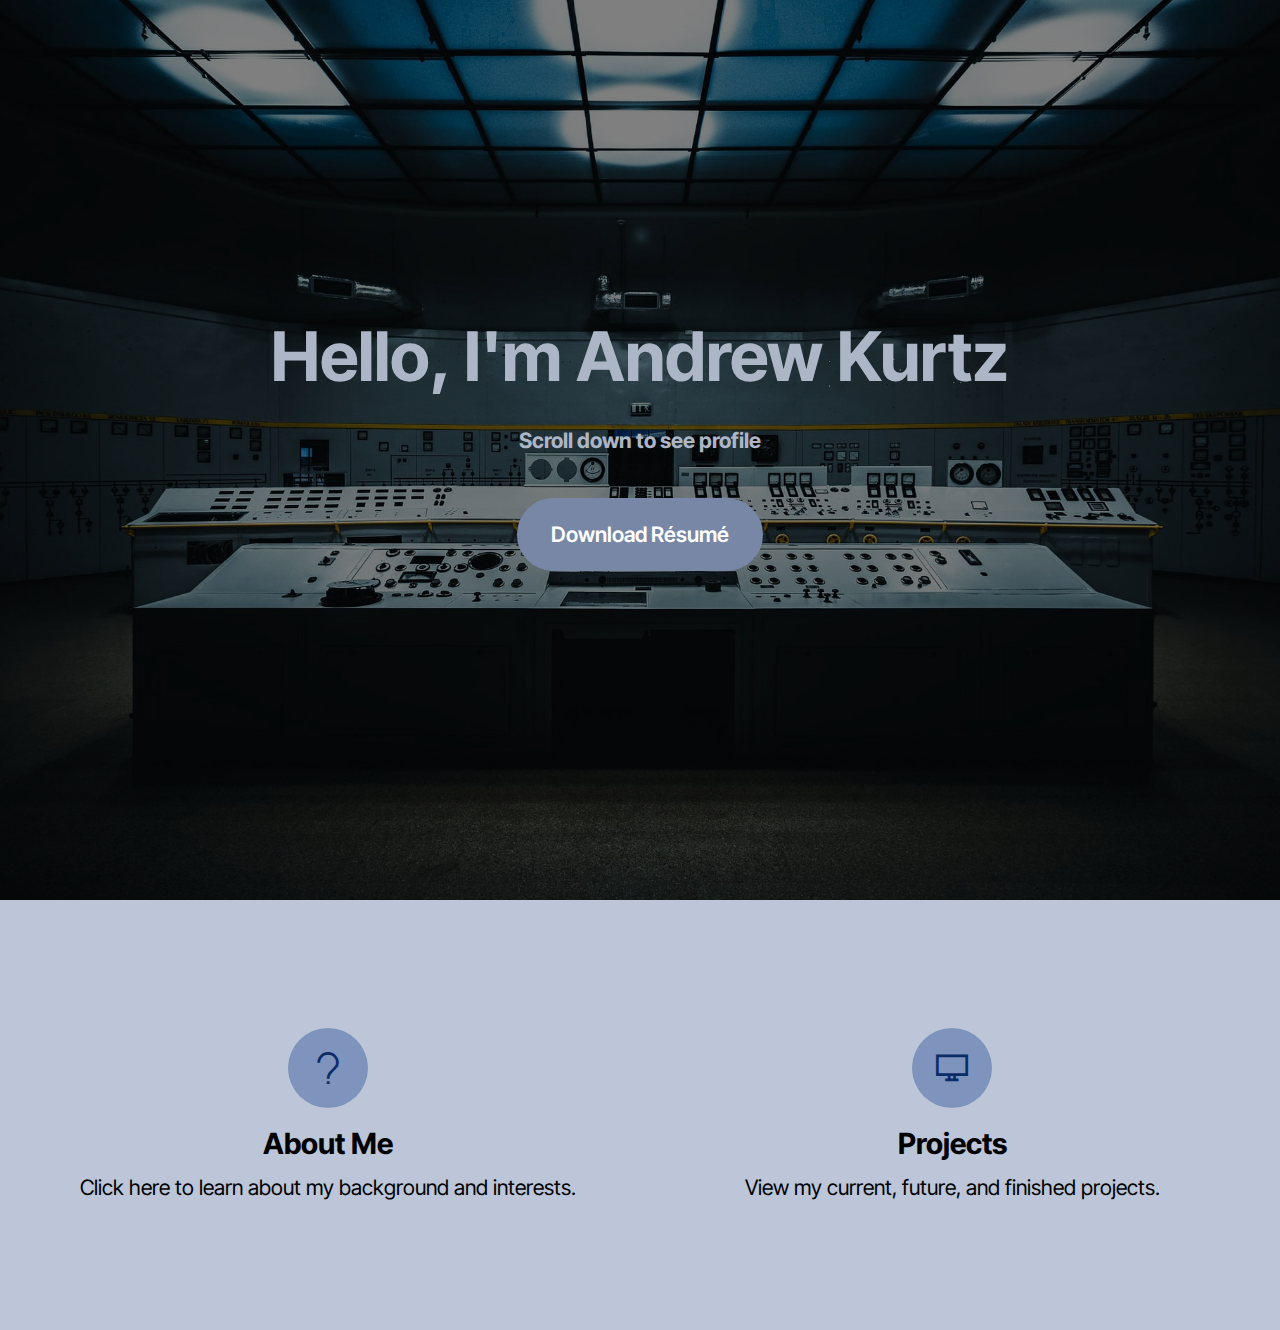
<file: index.html>
<!DOCTYPE html>
<html  >
<head>
  <!-- Site made with Mobirise Website Builder v6.1.12, https://mobirise.com -->
  <meta charset="UTF-8">
  <meta http-equiv="X-UA-Compatible" content="IE=edge">
  <meta name="generator" content="Mobirise v6.1.12, mobirise.com">
  <meta name="viewport" content="width=device-width, initial-scale=1, minimum-scale=1">
  <link rel="shortcut icon" href="assets/images/logo5.png" type="image/x-icon">
  <meta name="description" content="">
  
  
  <title>Home</title>
  <link rel="stylesheet" href="assets/web/assets/mobirise-icons2/mobirise2.css">
  <link rel="stylesheet" href="assets/bootstrap/css/bootstrap.min.css">
  <link rel="stylesheet" href="assets/parallax/jarallax.css">
  <link rel="stylesheet" href="assets/animatecss/animate.css">
  <link rel="stylesheet" href="assets/socicon/css/styles.css">
  <link rel="stylesheet" href="assets/theme/css/style.css">
  <link rel="preload" href="https://fonts.googleapis.com/css?family=Inter+Tight:100,200,300,400,500,600,700,800,900,100i,200i,300i,400i,500i,600i,700i,800i,900i&display=swap" as="style" onload="this.onload=null;this.rel='stylesheet'">
  <noscript><link rel="stylesheet" href="https://fonts.googleapis.com/css?family=Inter+Tight:100,200,300,400,500,600,700,800,900,100i,200i,300i,400i,500i,600i,700i,800i,900i&display=swap"></noscript>
  <link rel="preload" as="style" href="assets/mobirise/css/mbr-additional.css?v=xOBkGE"><link rel="stylesheet" href="assets/mobirise/css/mbr-additional.css?v=xOBkGE" type="text/css">

  
  
  
</head>
<body>
  
  <section data-bs-version="5.1" class="header16 cid-vbathreRGD mbr-fullscreen mbr-parallax-background" id="header17-1m">
  
  <div class="mbr-overlay" style="opacity: 0.5; background-color: rgb(0, 0, 0);"></div>
  <div class="container-fluid">
    <div class="row">
      <div class="content-wrap col-12 col-md-10">
        <h1 class="mbr-section-title mbr-fonts-style mbr-white mb-4 display-1"><strong>Hello, I'm Andrew Kurtz</strong></h1>
        
        <p class="mbr-fonts-style mbr-text mbr-white mb-4 display-7"><strong>Scroll down to see profile</strong></p>
        <div class="mbr-section-btn"><a class="btn btn-primary display-7" href="assets/files/Andrew_Kurtz_Resume.pdf" target="_blank">Download Résumé</a></div>
      </div>
    </div>
  </div>
</section>

<section data-bs-version="5.1" class="features10 cid-vbavlMSu71" id="features010-1n">
  

  
  
  <div class="container">
    
    <div class="row">
      <div class="item features-without-image col-12 col-md-6 col-lg-6">
        <div class="item-wrapper">
          <div class="card-box align-left">
            <div class="iconfont-wrapper mb-3">
              <a href="about_me.html"><span class="mbr-iconfont mobi-mbri-question mobi-mbri"></span></a>
            </div>
            <h5 class="card-title mbr-fonts-style display-5">
              <strong>About Me</strong></h5>
            <p class="card-text mbr-fonts-style mb-3 display-7">
              Click here to learn about my background and interests.</p>
            
          </div>
        </div>
      </div>
      <div class="item features-without-image col-12 col-md-6 col-lg-6">
        <div class="item-wrapper">
          <div class="card-box align-left">
            <div class="iconfont-wrapper mb-3">
              <a href="projects.html"><span class="mbr-iconfont mobi-mbri-desktop mobi-mbri"></span></a>
            </div>
            <h5 class="card-title mbr-fonts-style display-5">
              <strong>Projects</strong></h5>
            <p class="card-text mbr-fonts-style mb-3 display-7">
              View my current, future, and finished projects.</p>
            
          </div>
        </div>
      </div>
      
    </div>
  </div>
</section>
  
  <input name="animation" type="hidden">
  </body>
</html>
</file>
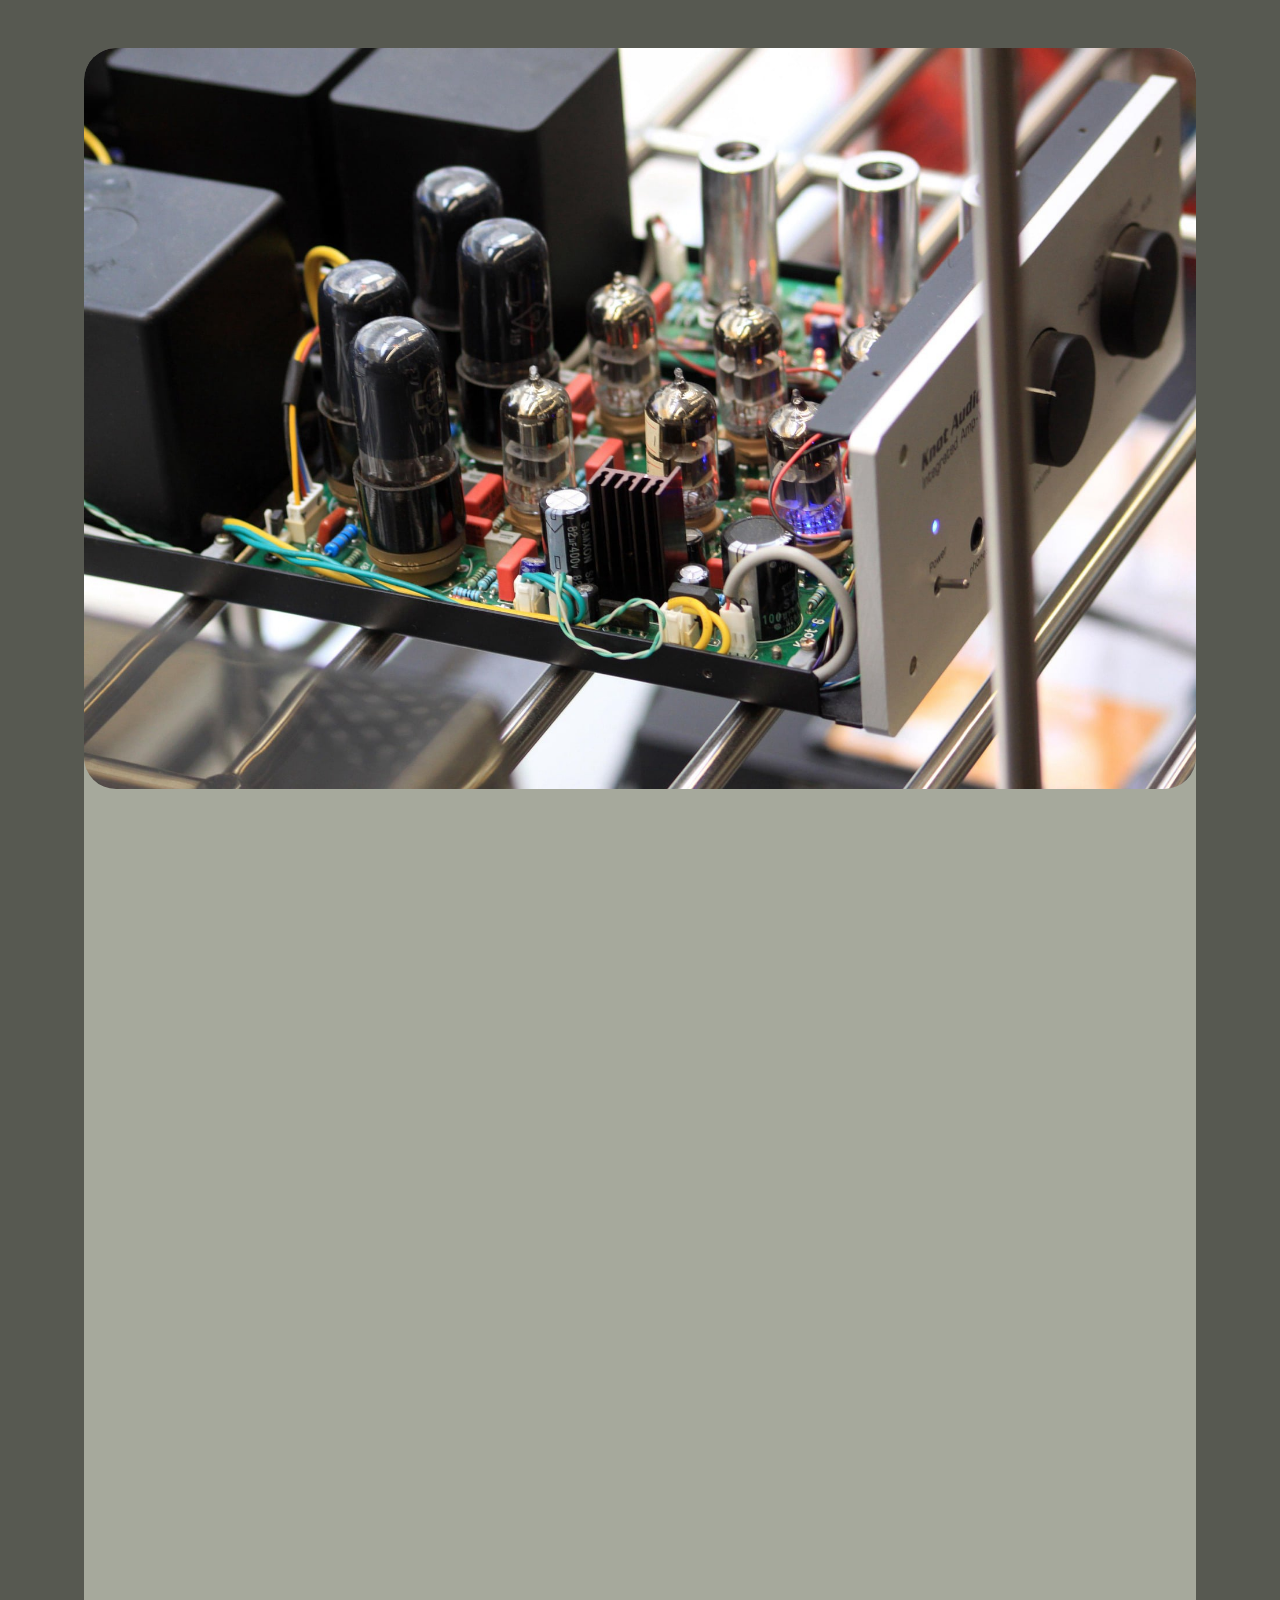
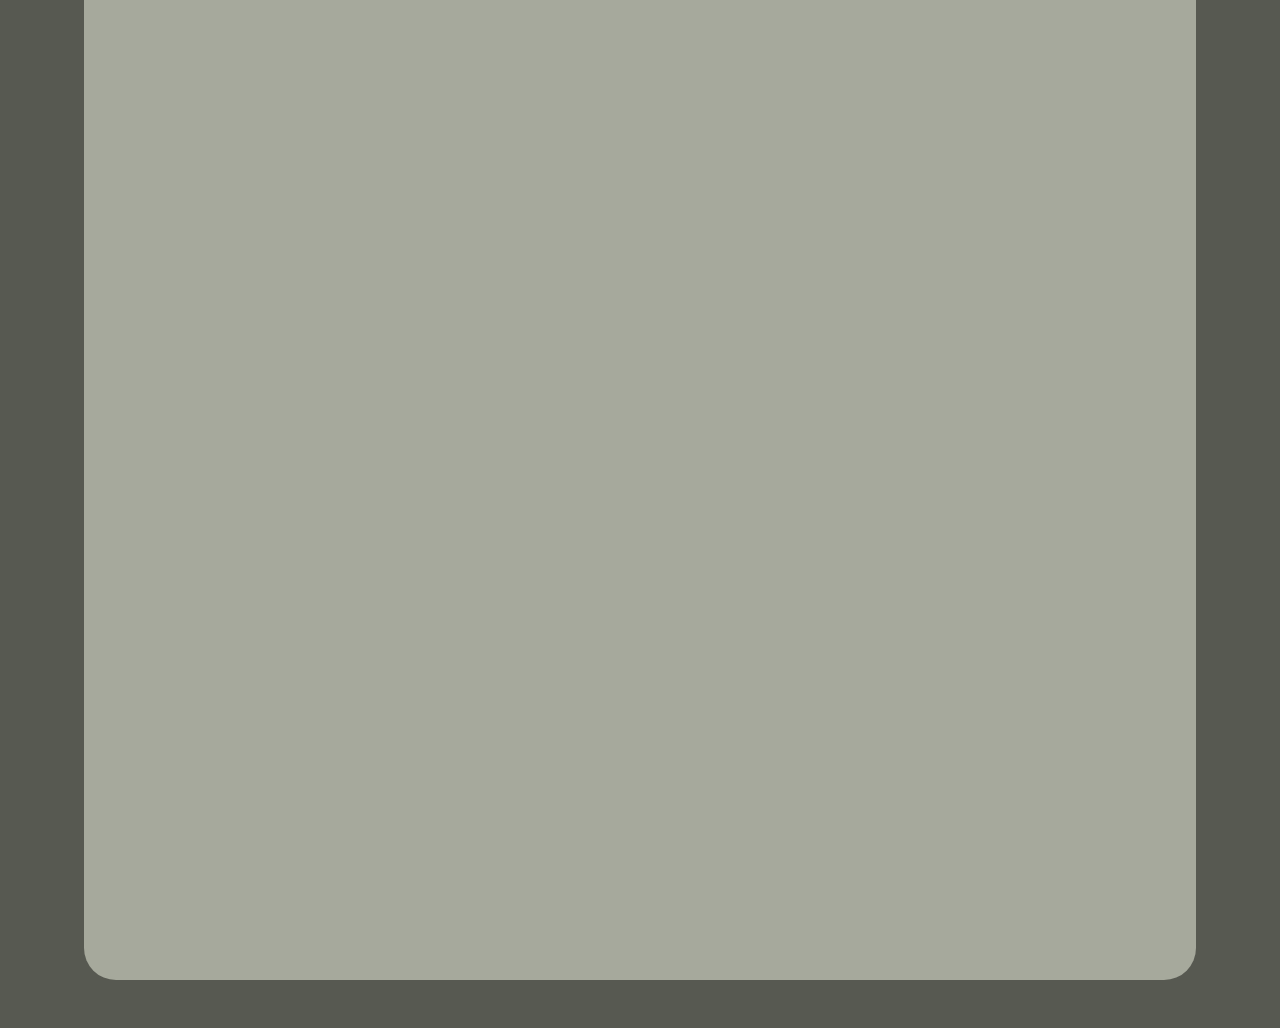
<file: about_me.html>
<!DOCTYPE html>
<html  >
<head>
  <!-- Site made with Mobirise Website Builder v6.1.12, https://mobirise.com -->
  <meta charset="UTF-8">
  <meta http-equiv="X-UA-Compatible" content="IE=edge">
  <meta name="generator" content="Mobirise v6.1.12, mobirise.com">
  <meta name="viewport" content="width=device-width, initial-scale=1, minimum-scale=1">
  <link rel="icon" type="image/png" href="assets/images/favicon-96x96.png" sizes="96x96" />
  <link rel="icon" type="image/svg+xml" href="assets/images/favicon.svg" />
  <link rel="shortcut icon" href="assets/images/favicon.ico" />
  <link rel="apple-touch-icon" sizes="180x180" href="assets/images/apple-touch-icon.png" />
  <link rel="manifest" href="assets/images/site.webmanifest" />
  <meta name="description" content="">
  
  
  <title>Meet Andrew Kurtz</title>
  <link rel="stylesheet" href="assets/bootstrap/css/bootstrap.min.css">
  <link rel="stylesheet" href="assets/animatecss/animate.css">
  <link rel="stylesheet" href="assets/theme/css/style.css">
  <link rel="preload" href="https://fonts.googleapis.com/css?family=Inter+Tight:100,200,300,400,500,600,700,800,900,100i,200i,300i,400i,500i,600i,700i,800i,900i&display=swap" as="style" onload="this.onload=null;this.rel='stylesheet'">
  <noscript><link rel="stylesheet" href="https://fonts.googleapis.com/css?family=Inter+Tight:100,200,300,400,500,600,700,800,900,100i,200i,300i,400i,500i,600i,700i,800i,900i&display=swap"></noscript>
  <link rel="preload" as="style" href="assets/mobirise/css/mbr-additional.css?v=N4wcsY"><link rel="stylesheet" href="assets/mobirise/css/mbr-additional.css?v=N4wcsY" type="text/css">

  
  
  
</head>
<body>
  
  <section data-bs-version="5.1" class="article8 cid-vbaHchhvhS mbr-fullscreen" id="article08-1s">
  

  
  
  <div class="container-fluid">
    <div class="row justify-content-center">
      <div class="card col-md-12 col-lg-11">
        <div class="card-wrapper">
          <div class="image-wrapper d-flex justify-content-center mb-4">
            <img src="assets/images/mbr-2-1920x1280.jpg" alt="Mobirise Website Builder">
          </div>
          <div class="card-content-text">
            <h3 class="card-title mbr-fonts-style mbr-white mt-3 mb-4 display-2"><strong>Who is Andrew Kurtz:</strong>
          </h3>
          <div class="row card-box align-left">
            <div class="item features-without-image col-12">
              <div class="item-wrapper">
                <h4 class="mbr-section-subtitle mbr-fonts-style mb-3 display-5"><strong>My Methodology</strong></h4>
                <p class="mbr-text mbr-fonts-style display-7">I believe the engineering mindset is not limited to technical problems, it’s a way of approaching everyday life. At its core, engineering combines math, science, logic, and creativity to solve problems. You start with an idea, test it, identify what works and what doesn’t, and then refine it until the result is effective and reliable. This process goes into everything I do, whether I’m designing a product or cooking a meal.<br><br>When I design something, I consider its form, function, and structure together. How does it look? What is it meant to do? How does it work? A good solution shouldn’t just function correctly, it should feel right to the person using it. By keeping the user’s needs, comfort, and experience in mind, I aim to create designs that are not only functional, but also intuitive and desirable.<br>
                </p>
              </div>
            </div><div class="item features-without-image col-12">
              <div class="item-wrapper">
                <h4 class="mbr-section-subtitle mbr-fonts-style mb-3 display-5"><strong>My Interests</strong></h4>
                <p class="mbr-text mbr-fonts-style display-7">While I love just about anything physics and engineering related, my single greatest interest is Nuclear Physics. After working in industry for a few years, my goal is to get a PhD in Nuclear Physics. In my free time, I spend a lot of time learning about advances in physics, nuclear energy, and aeronautics.&nbsp;</p>
              </div>
            </div>
            <div class="item features-without-image col-12">
              <div class="item-wrapper">
                <h4 class="mbr-section-subtitle mbr-fonts-style display-5"><strong>Graduate Education: Stevens Institute of Technology</strong></h4>
                <p class="mbr-text mbr-fonts-style display-7">At Stevens Institute of Technology, I studied Electrical Engineering. My course load included classes related to communications, control theory, power grids, IoT/smart systems, and advanced mathematics. I graduated in December 2025 with a M.E. in Electrical Engineering. In addition, I completed the graduate certificate program in Power Systems Engineering.</p>
              </div>
            </div>
            <div class="item features-without-image col-12">
              <div class="item-wrapper">
                <h4 class="mbr-section-subtitle mbr-fonts-style display-5"><strong>Under-Graduate: Seton Hall</strong></h4>
                <p class="mbr-text mbr-fonts-style display-7">At Seton Hall, I studied physics and mathematics. My course load included classes related to physics, mathematics, electronics, physics/electronics labs, quantum mechanics, and many more. I graduated in May 2024 with a B.S. in Physics and a minor in Applied Mathematics.</p>
              </div>
            </div><div class="item features-without-image col-12">
              <div class="item-wrapper">
                <h4 class="mbr-section-subtitle mbr-fonts-style display-5"><strong>Summer Internship: DSM-Firmenich</strong></h4>
                <p class="mbr-text mbr-fonts-style display-7">At DSM-Firmenich, I analyzed reactor and batch process data using Seeq and PI DataLink, identifying performance trends and supporting process optimization initiatives. Additionally, I collaborated with cross-functional engineering teams to troubleshoot production inefficiencies and improve batch reliability.</p>
              </div>
            </div><div class="item features-without-image col-12">
              <div class="item-wrapper">
                <h4 class="mbr-section-subtitle mbr-fonts-style display-5"><strong>Experience as a Teaching Assistant: Seton Hall</strong></h4>
                <p class="mbr-text mbr-fonts-style display-7">During my time Seton Hall, I had several teaching opportunities. I conducted labs for Introductory Physics II, Electronics, and Advanced Laboratories. In this position, I guided students through physics and electronics experiments. Additionally, I designed and tested microwave and electronics labs under the guide of Dr. Erie Morales.</p>
              </div>
            </div><div class="item features-without-image col-12">
              <div class="item-wrapper">
                <h4 class="mbr-section-subtitle mbr-fonts-style display-5"><strong>Contact Info:</strong></h4>
                <p class="mbr-text mbr-fonts-style display-7">Feel free to contact me or look me up at any of the places below.<br>Call/text: +1 (908) 235-1973<br>Email: andrew.kurtz616@gmail.com<br>LinkedIn:&nbsp;<a href="http://www.linkedin.com/in/andrew-kurtz-7a6b1230b" class="text-info" target="_blank">www.linkedin.com/in/andrew-kurtz-7a6b1230b</a><br>GitHub:&nbsp;<a href="https://github.com/AFKurtz" class="text-info" target="_blank">https://github.com/AFKurtz</a>&nbsp;<br>Bridgwater, NJ 08807</p>
              </div>
            </div>

            <div class="mbr-section-btn mt-3"><a class="btn btn-primary display-7" href="index.html">Return to Home</a></div>
          </div>
          </div>
        </div>
      </div>
    </div>
  </div>
</section><script src="assets/bootstrap/js/bootstrap.bundle.min.js"></script>  <script src="assets/smoothscroll/smooth-scroll.js"></script>  <script src="assets/ytplayer/index.js"></script>  <script src="assets/theme/js/script.js"></script>  
  
  
  <input name="animation" type="hidden">
  </body>
</html>
</file>
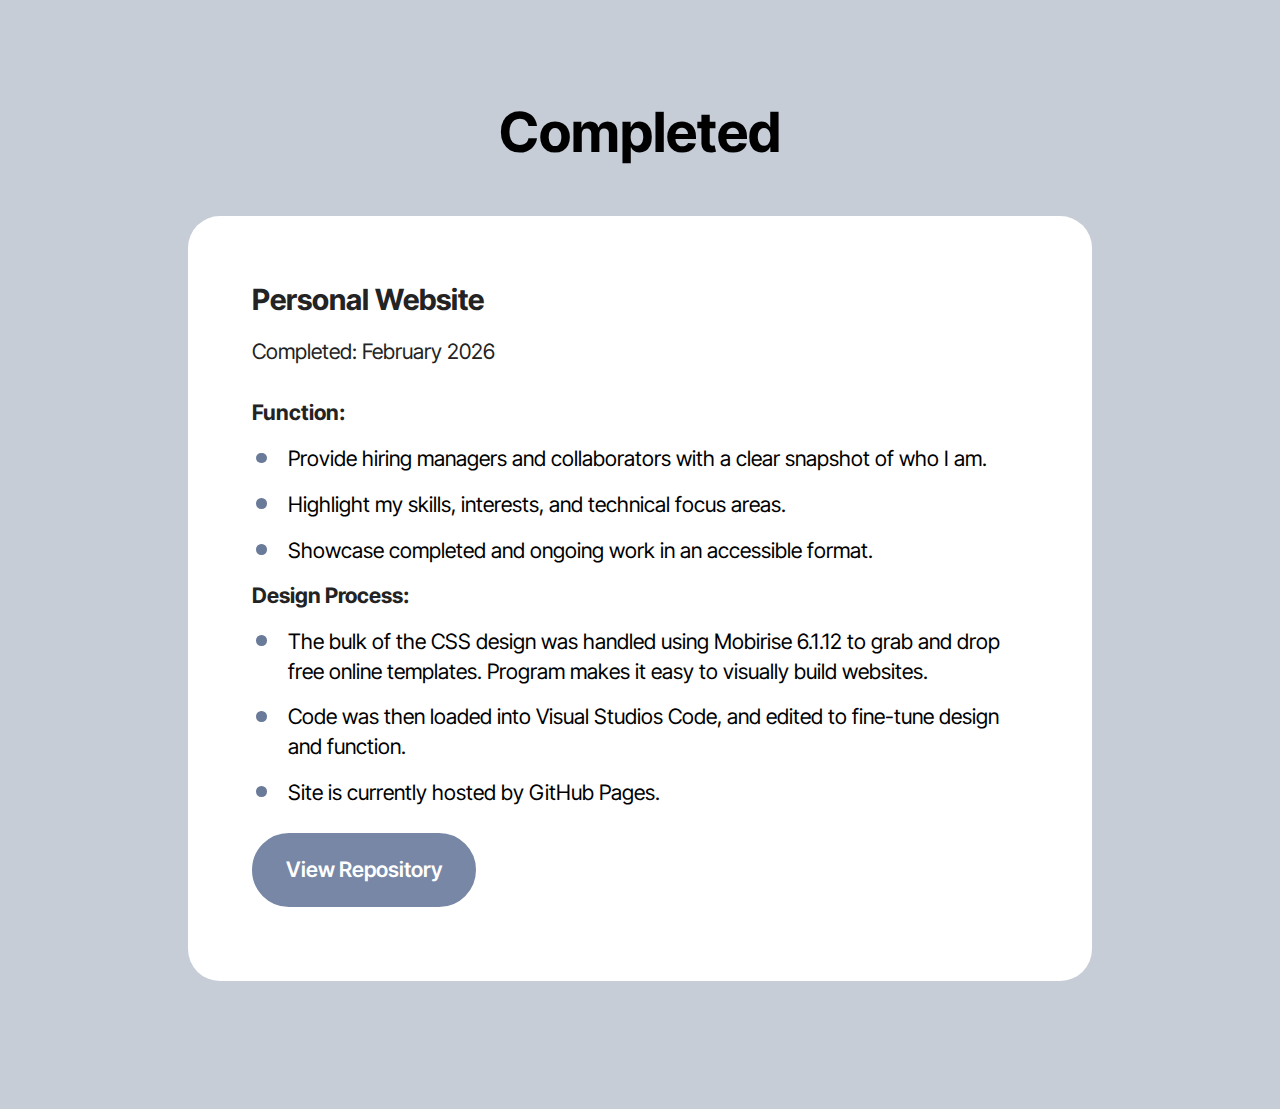
<file: finished_projects.html>
<!DOCTYPE html>
<html  >
<head>
  <!-- Site made with Mobirise Website Builder v6.1.12, https://mobirise.com -->
  <meta charset="UTF-8">
  <meta http-equiv="X-UA-Compatible" content="IE=edge">
  <meta name="generator" content="Mobirise v6.1.12, mobirise.com">
  <meta name="viewport" content="width=device-width, initial-scale=1, minimum-scale=1">
  <link rel="shortcut icon" href="assets/images/favicon.png" type="image/x-icon">
  <meta name="description" content="">
  
  
  <title>Finished Projects</title>
  <link rel="stylesheet" href="assets/bootstrap/css/bootstrap.min.css">
  <link rel="stylesheet" href="assets/animatecss/animate.css">
  <link rel="stylesheet" href="assets/theme/css/style.css">
  <link rel="preload" href="https://fonts.googleapis.com/css?family=Inter+Tight:100,200,300,400,500,600,700,800,900,100i,200i,300i,400i,500i,600i,700i,800i,900i&display=swap" as="style" onload="this.onload=null;this.rel='stylesheet'">
  <noscript><link rel="stylesheet" href="https://fonts.googleapis.com/css?family=Inter+Tight:100,200,300,400,500,600,700,800,900,100i,200i,300i,400i,500i,600i,700i,800i,900i&display=swap"></noscript>
  <link rel="preload" as="style" href="assets/mobirise/css/mbr-additional.css?v=Q33IvN"><link rel="stylesheet" href="assets/mobirise/css/mbr-additional.css?v=Q33IvN" type="text/css">

  
  
  
</head>
<body>
  
  <section data-bs-version="5.1" class="list06 cid-vbgvSCMG06" id="list06-20">
    
    <div class="container">
        <div class="col-12 mb-5 content-head">
            <h3 class="mbr-section-title mbr-fonts-style align-center mb-0 display-2"><strong>Completed</strong></h3>
            
        </div>
        <div class="row justify-content-center ">
            <div class="col-12 col-lg-9">
                <div class="item features-without-image col-12 active">
                    <div class="item-wrapper">
                        <h5 class="mbr-card-title mbr-fonts-style mt-0 mb-3 display-5"><strong>Personal&nbsp;Website</strong></h5>
                        <h6 class="mbr-card-subtitle mbr-fonts-style mt-0 mb-4 display-7">
                            Completed: February 2026<br>
                        </h6>
                        <h6 class="mbr-card-subtitle mbr-fonts-style mt-0 mb-3 display-7"><strong>Function:</strong></h6>
                        <div class="counter-container mbr-text mbr-fonts-style display-7">
                            <ul>
                                <li>Provide hiring managers and collaborators with a clear snapshot of who I am.</li><li>Highlight my skills, interests, and technical focus areas.</li><li>Showcase completed and ongoing work in an accessible format.</li>
                            </ul>
                        </div>
                        <h6 class="mbr-card-subtitle mbr-fonts-style mt-0 mb-3 display-7">
                            <strong>Design Process:</strong></h6>
                        <div class="counter-container mbr-text mbr-fonts-style display-7">
                            <ul>
                                <li>The bulk of the CSS design was handled using Mobirise 6.1.12 to grab and drop free online templates. Program makes it easy to visually build websites.</li><li>Code was then loaded into Visual Studios Code, and edited to fine-tune design and function.</li><li>Site is currently hosted by GitHub Pages.</li>
                            </ul>
                        </div>
                        <div class="mbr-section-btn"><a class="btn btn-primary display-7" href="https://github.com/AFKurtz/AFKurtz.github.io" target="_blank">View Repository</a></div>
                    </div>
                </div>
                
            </div>
        </div>
    </div>
</section><script src="assets/bootstrap/js/bootstrap.bundle.min.js"></script>  <script src="assets/smoothscroll/smooth-scroll.js"></script>  <script src="assets/ytplayer/index.js"></script>  <script src="assets/theme/js/script.js"></script>  
  
  
  <input name="animation" type="hidden">
  </body>
</html>
</file>
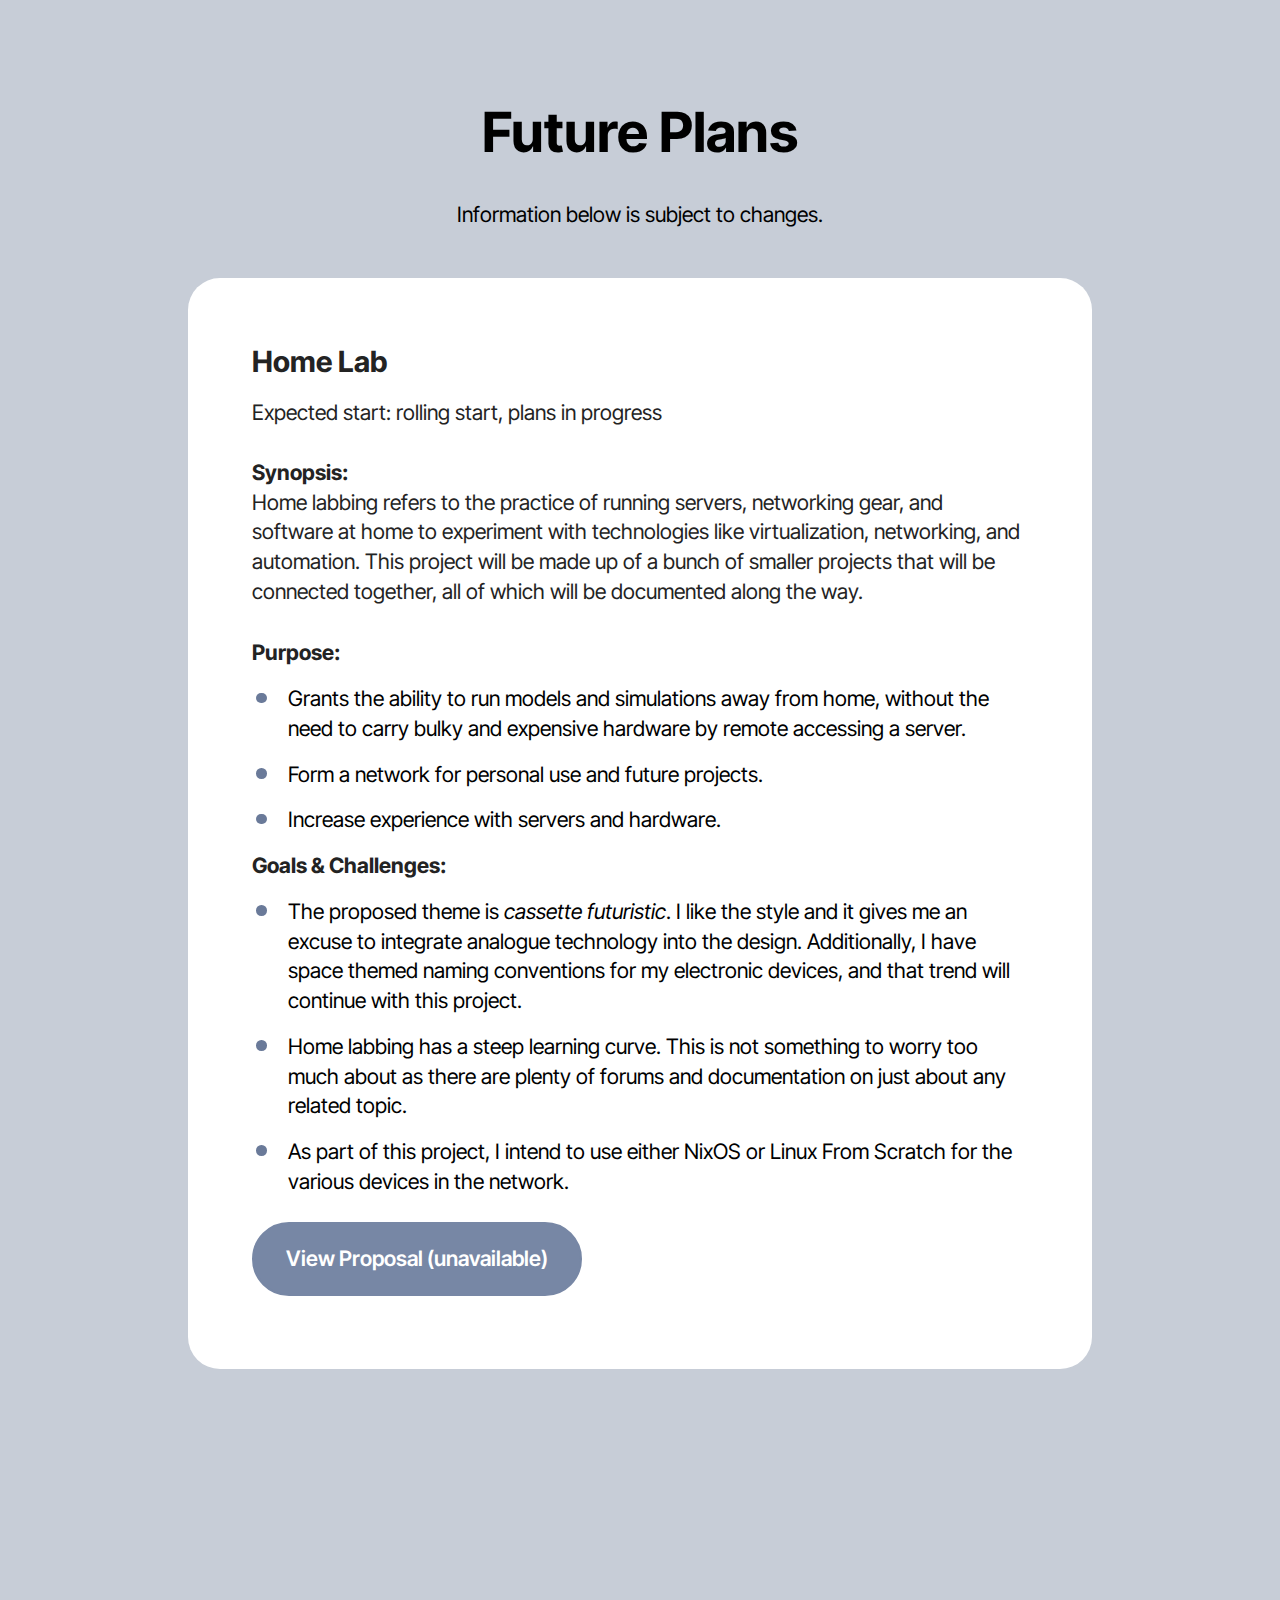
<file: future_projects.html>
<!DOCTYPE html>
<html  >
<head>
  <!-- Site made with Mobirise Website Builder v6.1.12, https://mobirise.com -->
  <meta charset="UTF-8">
  <meta http-equiv="X-UA-Compatible" content="IE=edge">
  <meta name="generator" content="Mobirise v6.1.12, mobirise.com">
  <meta name="viewport" content="width=device-width, initial-scale=1, minimum-scale=1">
  <link rel="icon" type="image/png" href="assets/images/favicon-96x96.png" sizes="96x96" />
  <link rel="icon" type="image/svg+xml" href="assets/images/favicon.svg" />
  <link rel="shortcut icon" href="assets/images/favicon.ico" />
  <link rel="apple-touch-icon" sizes="180x180" href="assets/images/apple-touch-icon.png" />
  <link rel="manifest" href="assets/images/site.webmanifest" />  <meta name="description" content="">
  
  
  <title>Future Projects</title>
  <link rel="stylesheet" href="assets/bootstrap/css/bootstrap.min.css">
  <link rel="stylesheet" href="assets/animatecss/animate.css">
  <link rel="stylesheet" href="assets/theme/css/style.css">
  <link rel="preload" href="https://fonts.googleapis.com/css?family=Inter+Tight:100,200,300,400,500,600,700,800,900,100i,200i,300i,400i,500i,600i,700i,800i,900i&display=swap" as="style" onload="this.onload=null;this.rel='stylesheet'">
  <noscript><link rel="stylesheet" href="https://fonts.googleapis.com/css?family=Inter+Tight:100,200,300,400,500,600,700,800,900,100i,200i,300i,400i,500i,600i,700i,800i,900i&display=swap"></noscript>
  <link rel="preload" as="style" href="assets/mobirise/css/mbr-additional.css?v=XaB74i"><link rel="stylesheet" href="assets/mobirise/css/mbr-additional.css?v=XaB74i" type="text/css">

  
  
  
</head>
<body>
  
  <section data-bs-version="5.1" class="list06 cid-vbgzx9pjeP" id="list06-22">
    
    <div class="container">
        <div class="col-12 mb-5 content-head">
            <h3 class="mbr-section-title mbr-fonts-style align-center mb-0 display-2"><strong>Future Plans</strong></h3>
            <h5 class="mbr-section-subtitle mbr-fonts-style align-center mb-0 mt-4 display-7">Information below is subject to changes.</h5>
        </div>
        <div class="row justify-content-center ">
            <div class="col-12 col-lg-9">
                <div class="item features-without-image col-12 active">
                    <div class="item-wrapper">
                        <h5 class="mbr-card-title mbr-fonts-style mt-0 mb-3 display-5"><strong>Home Lab</strong></h5>
                        <h6 class="mbr-card-subtitle mbr-fonts-style mt-0 mb-4 display-7">
                            Expected start: rolling start, plans in progress<br><br><strong>Synopsis:</strong><br>Home labbing refers to the practice of running servers, networking gear, and software at home to experiment with technologies like virtualization, networking, and automation. This project will be made up of a bunch of smaller projects that will be connected together, all of which will be documented along the way.</h6>
                        <h6 class="mbr-card-subtitle mbr-fonts-style mt-0 mb-3 display-7"><strong>Purpose:</strong></h6>
                        <div class="counter-container mbr-text mbr-fonts-style display-7">
                            <ul>
                                <li>Grants the ability to run models and simulations away from home, without the need to carry bulky and expensive hardware by remote accessing a server.</li><li>Form a network for personal use and future projects.</li><li>Increase experience with servers and hardware.</li>
                            </ul>
                        </div>
                        <h6 class="mbr-card-subtitle mbr-fonts-style mt-0 mb-3 display-7">
                            <strong>Goals &amp; Challenges:</strong></h6>
                        <div class="counter-container mbr-text mbr-fonts-style display-7">
                            <ul>
                                <li>The proposed theme is <em>cassette futuristic</em>. I like the style and it gives me an excuse to integrate analogue technology into the design. Additionally, I have space themed naming conventions for my electronic devices, and that trend will continue with this project.</li><li>Home labbing has a steep learning curve. This is not something to worry too much about as there are plenty of forums and documentation on just about any related topic.</li><li>As part of this project, I intend to use either NixOS or Linux From Scratch for the various devices in the network.</li>
                            </ul>
                        </div>
                        <div class="mbr-section-btn"><a class="btn btn-primary display-7" href="https://github.com/AFKurtz/AFKurtz.github.io" target="_blank">View Proposal (unavailable)</a></div>
                    </div>
                </div><div class="item features-without-image col-12">
                    <div class="item-wrapper">
                        <h5 class="mbr-card-title mbr-fonts-style mt-0 mb-3 display-5"><strong>Building a custom Laptop</strong></h5>
                        <h6 class="mbr-card-subtitle mbr-fonts-style mt-0 mb-4 display-7">
                            Expected start: within the next 5-10 years<br><br><strong>Synopsis:</strong><br>I want to take on the challenge of designing and assembling a laptop from scratch. All the hardware will likely be commercial parts. The casing, motherboard, and keyboard will likely be designed and printed/milled.&nbsp;</h6>
                        <h6 class="mbr-card-subtitle mbr-fonts-style mt-0 mb-3 display-7"><strong>Purpose:</strong></h6>
                        <div class="counter-container mbr-text mbr-fonts-style display-7">
                            <ul>
                                <li>The laptop is going to be designed to maximize security. This is the laptop that will be used to securely remote access the home lab.</li><li>The Laptop will also be designed to be comfortable to use, with modular parts for easy repair.</li><li>This will be a fun challenge.</li>
                            </ul>
                        </div>
                        <h6 class="mbr-card-subtitle mbr-fonts-style mt-0 mb-3 display-7">
                            <strong>Goals &amp; Challenges:</strong></h6>
                        <div class="counter-container mbr-text mbr-fonts-style display-7">
                            <ul>
                                <li>The software will be completely customized. Linux From Scratch would be a good option for the operating system, but this can be subject to change. Coreboot or Libreboot will likely be used for the BIOS.</li><li>The keyboard will be mechanical. This is to make the keyboard more comfortable to use.</li><li>Quality microphone and speaker will be integrated, but they will have switches to completely disconnect them when desired.</li><li>The Wifi card will also be able to disconnected with a switch. Will consider the idea of satellite connection.</li><li>The camera will be a separate component that can be plugged into a custom port. This means a high quality camera can be used, without adding additional bulk to the computer profile.</li>
                            </ul>
                        </div>
                        <div class="mbr-section-btn"><a class="btn btn-primary display-7" href="https://github.com/AFKurtz/AFKurtz.github.io" target="_blank">View Proposal (unavailable)</a></div>
                    </div>
                </div>
                
            </div>
        </div>
    </div>
</section><script src="assets/bootstrap/js/bootstrap.bundle.min.js"></script>  <script src="assets/smoothscroll/smooth-scroll.js"></script>  <script src="assets/ytplayer/index.js"></script>  <script src="assets/theme/js/script.js"></script>  
  
  
  <input name="animation" type="hidden">
  </body>
</html>
</file>
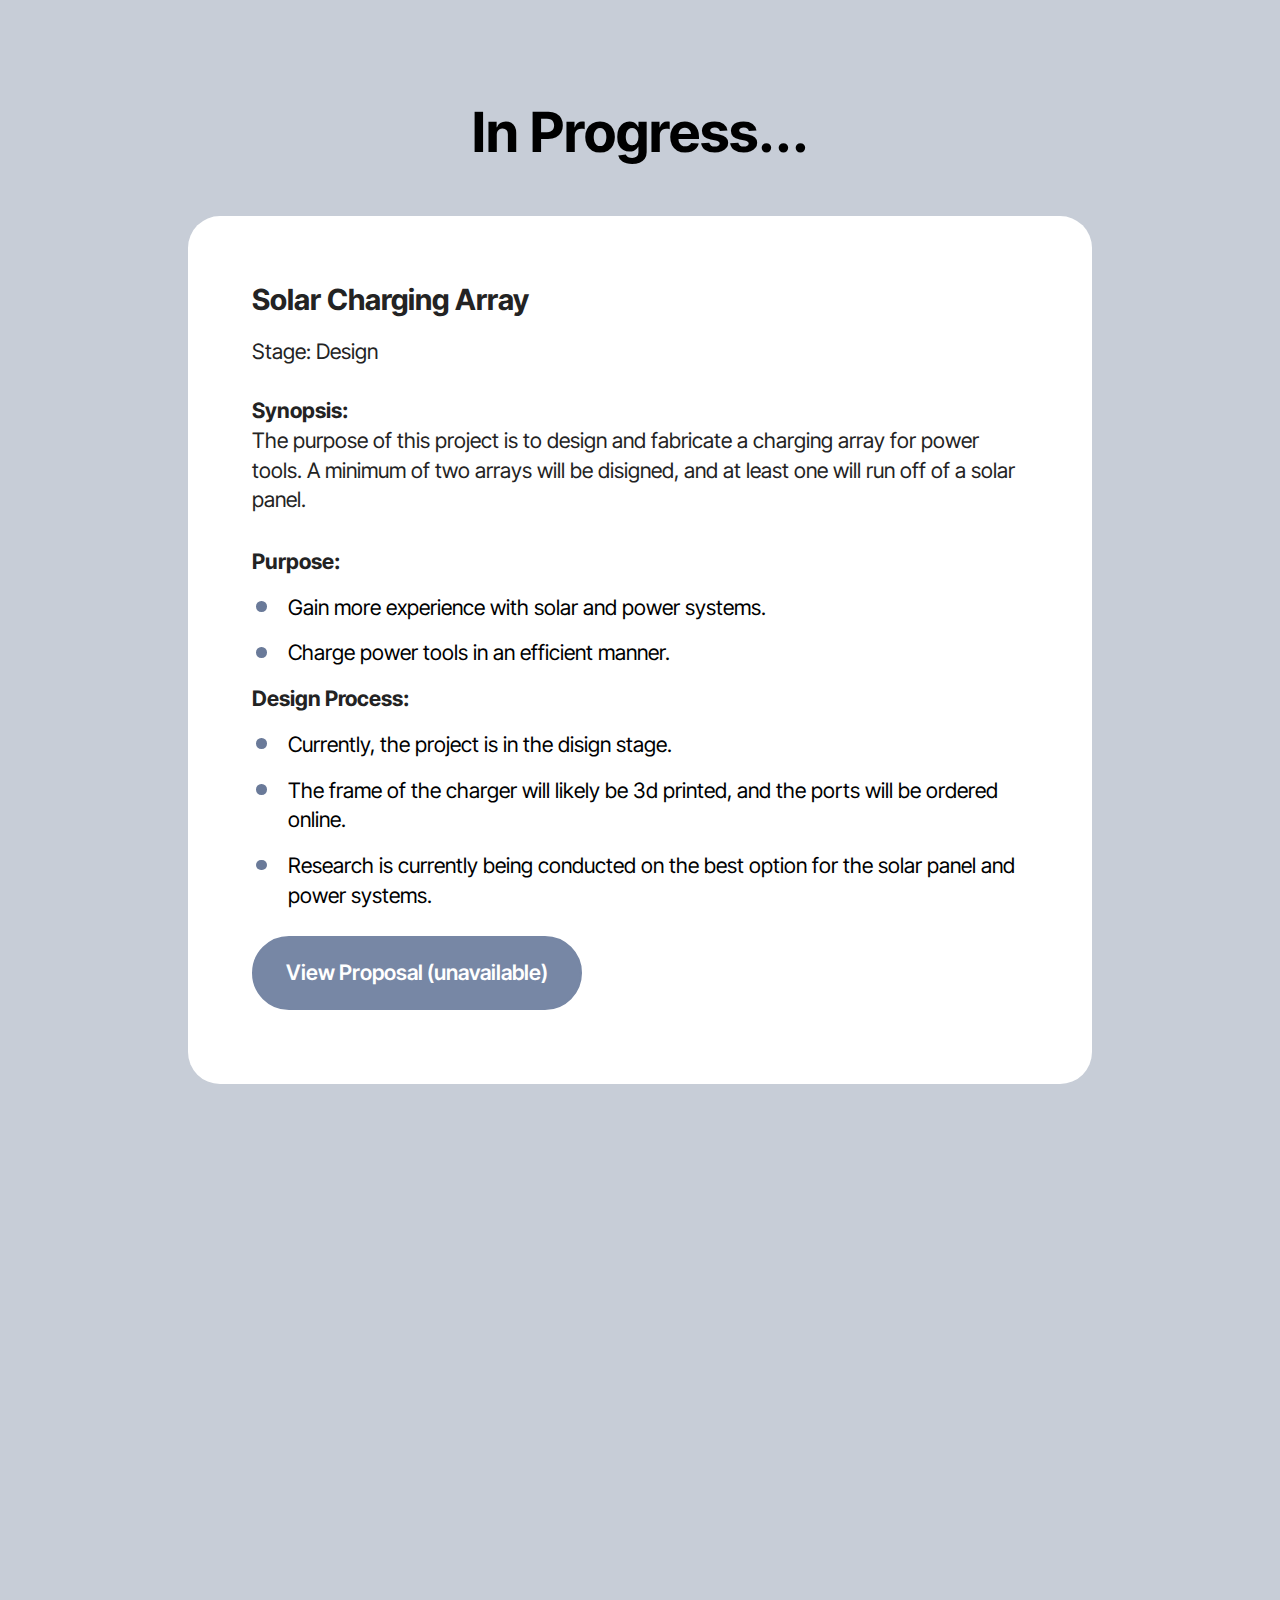
<file: ongoing_projects.html>
<!DOCTYPE html>
<html  >
<head>
  <!-- Site made with Mobirise Website Builder v6.1.12, https://mobirise.com -->
  <meta charset="UTF-8">
  <meta http-equiv="X-UA-Compatible" content="IE=edge">
  <meta name="generator" content="Mobirise v6.1.12, mobirise.com">
  <meta name="viewport" content="width=device-width, initial-scale=1, minimum-scale=1">
  <link rel="icon" type="image/png" href="assets/images/favicon-96x96.png" sizes="96x96" />
  <link rel="icon" type="image/svg+xml" href="assets/images/favicon.svg" />
  <link rel="shortcut icon" href="assets/images/favicon.ico" />
  <link rel="apple-touch-icon" sizes="180x180" href="assets/images/apple-touch-icon.png" />
  <link rel="manifest" href="assets/images/site.webmanifest" />
  <meta name="description" content="">
  
  
  <title>Ongoing Projects</title>
  <link rel="stylesheet" href="assets/bootstrap/css/bootstrap.min.css">
  <link rel="stylesheet" href="assets/animatecss/animate.css">
  <link rel="stylesheet" href="assets/theme/css/style.css">
  <link rel="preload" href="https://fonts.googleapis.com/css?family=Inter+Tight:100,200,300,400,500,600,700,800,900,100i,200i,300i,400i,500i,600i,700i,800i,900i&display=swap" as="style" onload="this.onload=null;this.rel='stylesheet'">
  <noscript><link rel="stylesheet" href="https://fonts.googleapis.com/css?family=Inter+Tight:100,200,300,400,500,600,700,800,900,100i,200i,300i,400i,500i,600i,700i,800i,900i&display=swap"></noscript>
  <link rel="preload" as="style" href="assets/mobirise/css/mbr-additional.css?v=5KqeAI"><link rel="stylesheet" href="assets/mobirise/css/mbr-additional.css?v=5KqeAI" type="text/css">

  
  
  
</head>
<body>
  
  <section data-bs-version="5.1" class="list06 cid-vbgzeX5ZVh" id="list06-21">
    
    <div class="container">
        <div class="col-12 mb-5 content-head">
            <h3 class="mbr-section-title mbr-fonts-style align-center mb-0 display-2"><strong>In Progress...</strong></h3>
            
        </div>
        <div class="row justify-content-center ">
            <div class="col-12 col-lg-9">
                <div class="item features-without-image col-12 active">
                    <div class="item-wrapper">
                        <h5 class="mbr-card-title mbr-fonts-style mt-0 mb-3 display-5"><strong>Solar&nbsp;Charging&nbsp;Array</strong></h5>
                        <h6 class="mbr-card-subtitle mbr-fonts-style mt-0 mb-4 display-7">
                            Stage: Design<br><br><strong>Synopsis:</strong><br>The purpose of this project is to design and fabricate a charging array for power tools. A minimum of two arrays will be disigned, and at least one will run off of a solar panel.</h6>
                        <h6 class="mbr-card-subtitle mbr-fonts-style mt-0 mb-3 display-7"><strong>Purpose:</strong></h6>
                        <div class="counter-container mbr-text mbr-fonts-style display-7">
                            <ul>
                                <li>Gain more experience with solar and power systems.</li><li>Charge power tools in an efficient manner.</li>
                            </ul>
                        </div>
                        <h6 class="mbr-card-subtitle mbr-fonts-style mt-0 mb-3 display-7">
                            <strong>Design Process:</strong></h6>
                        <div class="counter-container mbr-text mbr-fonts-style display-7">
                            <ul>
                                <li>Currently, the project is in the disign stage.</li><li>The frame of the charger will likely be 3d printed, and the ports will be ordered online.</li><li>Research is currently being conducted on the best option for the solar panel and power systems.</li>
                            </ul>
                        </div>
                        <div class="mbr-section-btn"><a class="btn btn-primary display-7" href="https://github.com/AFKurtz/AFKurtz.github.io" target="_blank">View Proposal (unavailable)</a></div>
                    </div>
                </div>
                <div class="item features-without-image col-12 active">
                    <div class="item-wrapper">
                        <h5 class="mbr-card-title mbr-fonts-style mt-0 mb-3 display-5"><strong>Physics&nbsp;Simulation&nbsp;Program</strong></h5>
                        <h6 class="mbr-card-subtitle mbr-fonts-style mt-0 mb-4 display-7">
                            Stage: Design<br><br><strong>Synopsis:</strong><br>Create a program that can run different physics simulations. The first part of this project will be to simulate electron clouds around atomic nuclei.</h6>
                        <h6 class="mbr-card-subtitle mbr-fonts-style mt-0 mb-3 display-7"><strong>Purpose:</strong></h6>
                        <div class="counter-container mbr-text mbr-fonts-style display-7">
                            <ul>
                                <li>Gain more experience coding large projects.</li><li>Demonstrate coding abilities.</li><li>Create a tool to use to demonstrate physics phenomena visually</li>
                            </ul>
                        </div>
                        <h6 class="mbr-card-subtitle mbr-fonts-style mt-0 mb-3 display-7">
                            <strong>Design Process:</strong></h6>
                        <div class="counter-container mbr-text mbr-fonts-style display-7">
                            <ul>
                                <li>Currently, the project is in the disign stage.</li><li>All the calculations will be done in C++. Visuals will be handled by either python or C++.</li><li>There will be a full GUI that will allow users to select which simulation they would like to run. For the electron cloud simulation, there will be a GUI that allows users to select different energy levels and cross-sections.</li>
                            </ul>
                        </div>
                        <div class="mbr-section-btn"><a class="btn btn-primary display-7" href="https://github.com/AFKurtz/physics-sims" target="_blank">View Repository</a></div>
                    </div>
                </div>
            </div>
        </div>
    </div>
</section><script src="assets/bootstrap/js/bootstrap.bundle.min.js"></script>  <script src="assets/smoothscroll/smooth-scroll.js"></script>  <script src="assets/ytplayer/index.js"></script>  <script src="assets/theme/js/script.js"></script>  
  
  
  <input name="animation" type="hidden">
  </body>
</html>
</file>
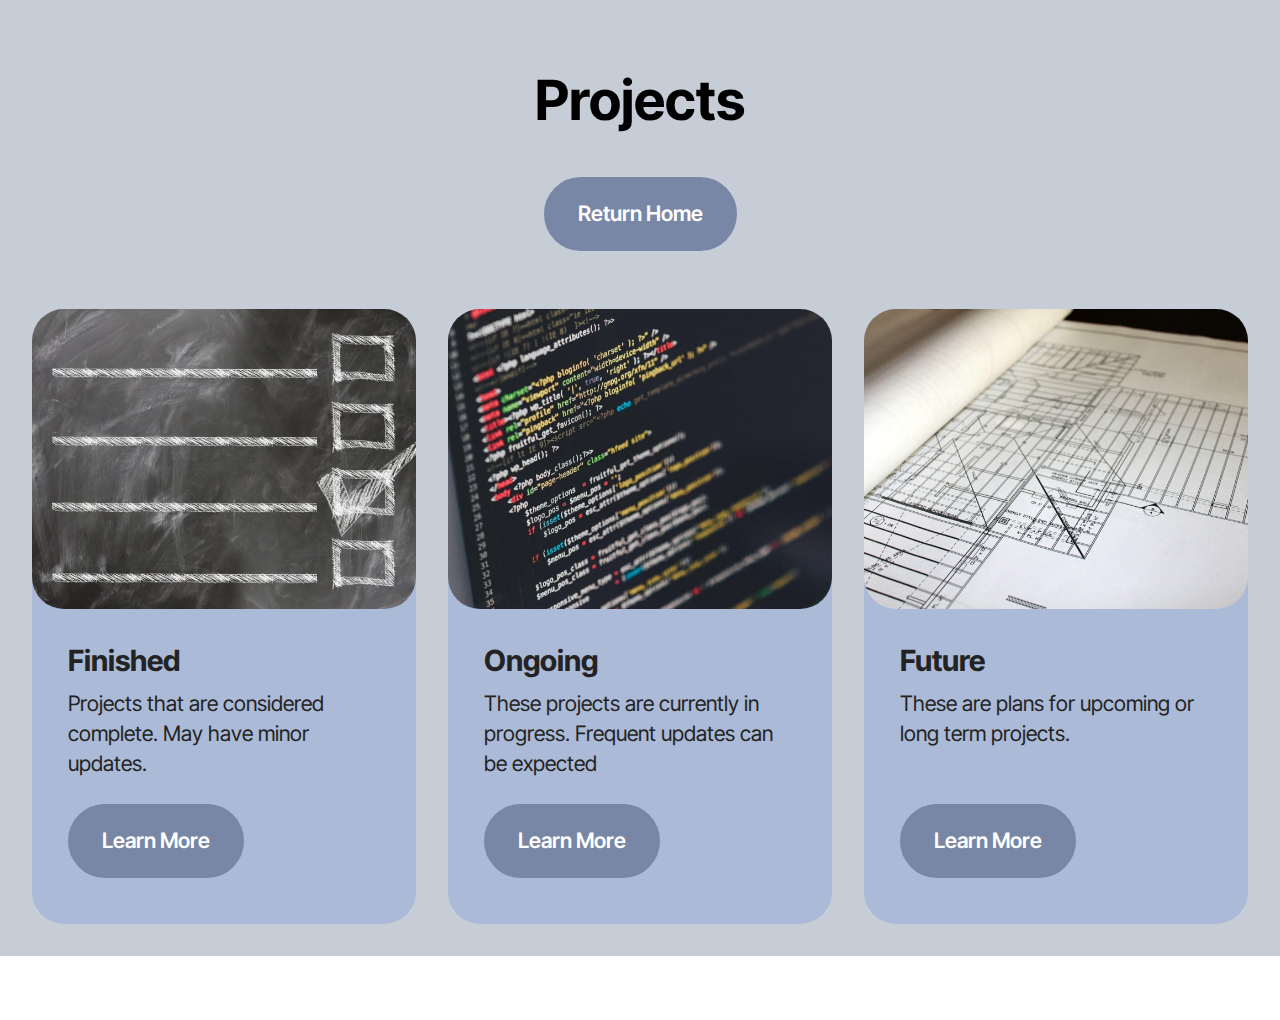
<file: projects.html>
<!DOCTYPE html>
<html  >
<head>
  <!-- Site made with Mobirise Website Builder v6.1.12, https://mobirise.com -->
  <meta charset="UTF-8">
  <meta http-equiv="X-UA-Compatible" content="IE=edge">
  <meta name="generator" content="Mobirise v6.1.12, mobirise.com">
  <meta name="viewport" content="width=device-width, initial-scale=1, minimum-scale=1">
  <link rel="shortcut icon" href="assets/images/logo5.png" type="image/x-icon">
  <meta name="description" content="">
  
  
  <title>Projects</title>
  <link rel="stylesheet" href="assets/bootstrap/css/bootstrap.min.css">
  <link rel="stylesheet" href="assets/animatecss/animate.css">
  <link rel="stylesheet" href="assets/theme/css/style.css">
  <link rel="preload" href="https://fonts.googleapis.com/css?family=Inter+Tight:100,200,300,400,500,600,700,800,900,100i,200i,300i,400i,500i,600i,700i,800i,900i&display=swap" as="style" onload="this.onload=null;this.rel='stylesheet'">
  <noscript><link rel="stylesheet" href="https://fonts.googleapis.com/css?family=Inter+Tight:100,200,300,400,500,600,700,800,900,100i,200i,300i,400i,500i,600i,700i,800i,900i&display=swap"></noscript>
  <link rel="preload" as="style" href="assets/mobirise/css/mbr-additional.css?v=7G260q"><link rel="stylesheet" href="assets/mobirise/css/mbr-additional.css?v=7G260q" type="text/css">

  
  
  
</head>
<body>
  
  <section data-bs-version="5.1" class="features4 start cid-vbb3VPVEqM" id="features04-1u">
	
	
	<div class="container">
		<div class="row justify-content-center">
			<div class="col-12 content-head">
				<div class="mbr-section-head mb-5">
					<h4 class="mbr-section-title mbr-fonts-style align-center mb-0 display-2">
						<strong>Projects</strong></h4>
					
					<div class="mbr-section-btn align-center item-footer mb-0 mt-4"><a href="index.html" class="btn item-btn btn-primary display-7">Return Home</a></div>
				</div>
			</div>
		</div>
		<div class="row">
			<div class="item features-image col-12 col-md-6 col-lg-4">
				<div class="item-wrapper">
					<div class="item-img">
						<img src="assets/images/mbr-815x543.jpg" alt="Mobirise Website Builder">
					</div>
					<div class="item-content">
						<h5 class="item-title mbr-fonts-style display-5">
							<strong>Finished</strong></h5>
						<p class="mbr-text mbr-fonts-style display-7">Projects that are considered complete. May have minor updates.</p>
						<div class="mbr-section-btn item-footer"><a href="finished_projects.html" class="btn item-btn btn-primary display-7">Learn More</a></div>
					</div>

				</div>
			</div>
			<div class="item features-image col-12 col-md-6 col-lg-4">
				<div class="item-wrapper">
					<div class="item-img">
						<img src="assets/images/mbr-815x544.jpg" alt="Mobirise Website Builder">
					</div>
					<div class="item-content">
						<h5 class="item-title mbr-fonts-style display-5">
							<strong>Ongoing</strong></h5>
						<p class="mbr-text mbr-fonts-style display-7">
							These projects are currently in progress. Frequent updates can be expected</p>
						<div class="mbr-section-btn item-footer"><a href="ongoing_projects.html" class="btn item-btn btn-primary display-7">Learn More</a></div>
					</div>
				</div>
			</div>
			<div class="item features-image col-12 col-md-6 col-lg-4">
				<div class="item-wrapper">
					<div class="item-img">
						<img src="assets/images/mbr-1-815x543.jpg" alt="Mobirise Website Builder">
					</div>
					<div class="item-content">
						<h5 class="item-title mbr-fonts-style display-5">
							<strong>Future</strong></h5>
						<p class="mbr-text mbr-fonts-style display-7">
							These are plans for upcoming or long term projects.<br>
						</p>
						<div class="mbr-section-btn item-footer"><a href="future_projects.html" class="btn item-btn btn-primary display-7">Learn More</a></div>
					</div>
				</div>
			</div>
		</div>
	</div>
</section><section class="display-7" style="padding: 0;align-items: center;justify-content: center;flex-wrap: wrap;    align-content: center;display: flex;position: relative;height: 4rem;"><a href="https://mobiri.se/" style="flex: 1 1;height: 4rem;position: absolute;width: 100%;z-index: 1;"><img alt="" style="height: 4rem;" src="[data-uri]"></a><p style="margin: 0;text-align: center;" class="display-7">&#8204;</p><a style="z-index:1" href="https://mobirise.com/builder/ai-website-creator.html">AI Website Creator</a></section><script src="assets/bootstrap/js/bootstrap.bundle.min.js"></script>  <script src="assets/smoothscroll/smooth-scroll.js"></script>  <script src="assets/ytplayer/index.js"></script>  <script src="assets/theme/js/script.js"></script>  
  
  
  <input name="animation" type="hidden">
  </body>
</html>
</file>
<file: assets/web/assets/mobirise-icons2/mobirise2.css>
@font-face {
  font-family: 'Moririse2';
  font-display: swap;
  src:  url('mobirise2.eot?f2bix4');
  src:  url('mobirise2.eot?f2bix4#iefix') format('embedded-opentype'),
    url('mobirise2.woff2?f2bix4') format('woff2'),
    url('mobirise2.woff?f2bix4') format('woff'),
    url('mobirise2.ttf?f2bix4') format('truetype'),
    url('mobirise2.svg?f2bix4#mobirise2') format('svg');
  font-weight: normal;
  font-style: normal;
}

[class^="mobi-"], [class*=" mobi-"] {
  /* use !important to prevent issues with browser extensions that change fonts */
  font-family: 'Moririse2' !important;
  speak: none;
  font-style: normal;
  font-weight: normal;
  font-variant: normal;
  text-transform: none;
  line-height: 1;

  /* Better Font Rendering =========== */
  -webkit-font-smoothing: antialiased;
  -moz-osx-font-smoothing: grayscale;
}

.mobi-mbri-add-submenu:before {
  content: "\e900";
}
.mobi-mbri-alert:before {
  content: "\e901";
}
.mobi-mbri-align-center:before {
  content: "\e902";
}
.mobi-mbri-align-justify:before {
  content: "\e903";
}
.mobi-mbri-align-left:before {
  content: "\e904";
}
.mobi-mbri-align-right:before {
  content: "\e905";
}
.mobi-mbri-android:before {
  content: "\e906";
}
.mobi-mbri-apple:before {
  content: "\e907";
}
.mobi-mbri-arrow-down:before {
  content: "\e908";
}
.mobi-mbri-arrow-next:before {
  content: "\e909";
}
.mobi-mbri-arrow-prev:before {
  content: "\e90a";
}
.mobi-mbri-arrow-up:before {
  content: "\e90b";
}
.mobi-mbri-bold:before {
  content: "\e90c";
}
.mobi-mbri-bookmark:before {
  content: "\e90d";
}
.mobi-mbri-bootstrap:before {
  content: "\e90e";
}
.mobi-mbri-briefcase:before {
  content: "\e90f";
}
.mobi-mbri-browse:before {
  content: "\e910";
}
.mobi-mbri-bulleted-list:before {
  content: "\e911";
}
.mobi-mbri-calendar:before {
  content: "\e912";
}
.mobi-mbri-camera:before {
  content: "\e913";
}
.mobi-mbri-cart-add:before {
  content: "\e914";
}
.mobi-mbri-cart-full:before {
  content: "\e915";
}
.mobi-mbri-cash:before {
  content: "\e916";
}
.mobi-mbri-change-style:before {
  content: "\e917";
}
.mobi-mbri-chat:before {
  content: "\e918";
}
.mobi-mbri-clock:before {
  content: "\e919";
}
.mobi-mbri-close:before {
  content: "\e91a";
}
.mobi-mbri-cloud:before {
  content: "\e91b";
}
.mobi-mbri-code:before {
  content: "\e91c";
}
.mobi-mbri-contact-form:before {
  content: "\e91d";
}
.mobi-mbri-credit-card:before {
  content: "\e91e";
}
.mobi-mbri-cursor-click:before {
  content: "\e91f";
}
.mobi-mbri-cust-feedback:before {
  content: "\e920";
}
.mobi-mbri-database:before {
  content: "\e921";
}
.mobi-mbri-delivery:before {
  content: "\e922";
}
.mobi-mbri-desktop:before {
  content: "\e923";
}
.mobi-mbri-devices:before {
  content: "\e924";
}
.mobi-mbri-down:before {
  content: "\e925";
}
.mobi-mbri-download-2:before {
  content: "\e926";
}
.mobi-mbri-download:before {
  content: "\e927";
}
.mobi-mbri-drag-n-drop-2:before {
  content: "\e928";
}
.mobi-mbri-drag-n-drop:before {
  content: "\e929";
}
.mobi-mbri-edit-2:before {
  content: "\e92a";
}
.mobi-mbri-edit:before {
  content: "\e92b";
}
.mobi-mbri-error:before {
  content: "\e92c";
}
.mobi-mbri-extension:before {
  content: "\e92d";
}
.mobi-mbri-features:before {
  content: "\e92e";
}
.mobi-mbri-file:before {
  content: "\e92f";
}
.mobi-mbri-flag:before {
  content: "\e930";
}
.mobi-mbri-folder:before {
  content: "\e931";
}
.mobi-mbri-gift:before {
  content: "\e932";
}
.mobi-mbri-github:before {
  content: "\e933";
}
.mobi-mbri-globe-2:before {
  content: "\e934";
}
.mobi-mbri-globe:before {
  content: "\e935";
}
.mobi-mbri-growing-chart:before {
  content: "\e936";
}
.mobi-mbri-hearth:before {
  content: "\e937";
}
.mobi-mbri-help:before {
  content: "\e938";
}
.mobi-mbri-home:before {
  content: "\e939";
}
.mobi-mbri-hot-cup:before {
  content: "\e93a";
}
.mobi-mbri-idea:before {
  content: "\e93b";
}
.mobi-mbri-image-gallery:before {
  content: "\e93c";
}
.mobi-mbri-image-slider:before {
  content: "\e93d";
}
.mobi-mbri-info:before {
  content: "\e93e";
}
.mobi-mbri-italic:before {
  content: "\e93f";
}
.mobi-mbri-key:before {
  content: "\e940";
}
.mobi-mbri-laptop:before {
  content: "\e941";
}
.mobi-mbri-layers:before {
  content: "\e942";
}
.mobi-mbri-left-right:before {
  content: "\e943";
}
.mobi-mbri-left:before {
  content: "\e944";
}
.mobi-mbri-letter:before {
  content: "\e945";
}
.mobi-mbri-like:before {
  content: "\e946";
}
.mobi-mbri-link:before {
  content: "\e947";
}
.mobi-mbri-lock:before {
  content: "\e948";
}
.mobi-mbri-login:before {
  content: "\e949";
}
.mobi-mbri-logout:before {
  content: "\e94a";
}
.mobi-mbri-magic-stick:before {
  content: "\e94b";
}
.mobi-mbri-map-pin:before {
  content: "\e94c";
}
.mobi-mbri-menu:before {
  content: "\e94d";
}
.mobi-mbri-mobile-2:before {
  content: "\e94e";
}
.mobi-mbri-mobile-horizontal:before {
  content: "\e94f";
}
.mobi-mbri-mobile:before {
  content: "\e950";
}
.mobi-mbri-mobirise:before {
  content: "\e951";
}
.mobi-mbri-more-horizontal:before {
  content: "\e952";
}
.mobi-mbri-more-vertical:before {
  content: "\e953";
}
.mobi-mbri-music:before {
  content: "\e954";
}
.mobi-mbri-new-file:before {
  content: "\e955";
}
.mobi-mbri-numbered-list:before {
  content: "\e956";
}
.mobi-mbri-opened-folder:before {
  content: "\e957";
}
.mobi-mbri-pages:before {
  content: "\e958";
}
.mobi-mbri-paper-plane:before {
  content: "\e959";
}
.mobi-mbri-paperclip:before {
  content: "\e95a";
}
.mobi-mbri-phone:before {
  content: "\e95b";
}
.mobi-mbri-photo:before {
  content: "\e95c";
}
.mobi-mbri-photos:before {
  content: "\e95d";
}
.mobi-mbri-pin:before {
  content: "\e95e";
}
.mobi-mbri-play:before {
  content: "\e95f";
}
.mobi-mbri-plus:before {
  content: "\e960";
}
.mobi-mbri-preview:before {
  content: "\e961";
}
.mobi-mbri-print:before {
  content: "\e962";
}
.mobi-mbri-protect:before {
  content: "\e963";
}
.mobi-mbri-question:before {
  content: "\e964";
}
.mobi-mbri-quote-left:before {
  content: "\e965";
}
.mobi-mbri-quote-right:before {
  content: "\e966";
}
.mobi-mbri-redo:before {
  content: "\e967";
}
.mobi-mbri-refresh:before {
  content: "\e968";
}
.mobi-mbri-responsive-2:before {
  content: "\e969";
}
.mobi-mbri-responsive:before {
  content: "\e96a";
}
.mobi-mbri-right:before {
  content: "\e96b";
}
.mobi-mbri-rocket:before {
  content: "\e96c";
}
.mobi-mbri-sad-face:before {
  content: "\e96d";
}
.mobi-mbri-sale:before {
  content: "\e96e";
}
.mobi-mbri-save:before {
  content: "\e96f";
}
.mobi-mbri-search:before {
  content: "\e970";
}
.mobi-mbri-setting-2:before {
  content: "\e971";
}
.mobi-mbri-setting-3:before {
  content: "\e972";
}
.mobi-mbri-setting:before {
  content: "\e973";
}
.mobi-mbri-share:before {
  content: "\e974";
}
.mobi-mbri-shopping-bag:before {
  content: "\e975";
}
.mobi-mbri-shopping-basket:before {
  content: "\e976";
}
.mobi-mbri-shopping-cart:before {
  content: "\e977";
}
.mobi-mbri-sites:before {
  content: "\e978";
}
.mobi-mbri-smile-face:before {
  content: "\e979";
}
.mobi-mbri-speed:before {
  content: "\e97a";
}
.mobi-mbri-star:before {
  content: "\e97b";
}
.mobi-mbri-success:before {
  content: "\e97c";
}
.mobi-mbri-sun:before {
  content: "\e97d";
}
.mobi-mbri-sun2:before {
  content: "\e97e";
}
.mobi-mbri-tablet-vertical:before {
  content: "\e97f";
}
.mobi-mbri-tablet:before {
  content: "\e980";
}
.mobi-mbri-target:before {
  content: "\e981";
}
.mobi-mbri-timer:before {
  content: "\e982";
}
.mobi-mbri-to-ftp:before {
  content: "\e983";
}
.mobi-mbri-to-local-drive:before {
  content: "\e984";
}
.mobi-mbri-touch-swipe:before {
  content: "\e985";
}
.mobi-mbri-touch:before {
  content: "\e986";
}
.mobi-mbri-trash:before {
  content: "\e987";
}
.mobi-mbri-underline:before {
  content: "\e988";
}
.mobi-mbri-undo:before {
  content: "\e989";
}
.mobi-mbri-unlink:before {
  content: "\e98a";
}
.mobi-mbri-unlock:before {
  content: "\e98b";
}
.mobi-mbri-up-down:before {
  content: "\e98c";
}
.mobi-mbri-up:before {
  content: "\e98d";
}
.mobi-mbri-update:before {
  content: "\e98e";
}
.mobi-mbri-upload-2:before {
  content: "\e98f";
}
.mobi-mbri-upload:before {
  content: "\e990";
}
.mobi-mbri-user-2:before {
  content: "\e991";
}
.mobi-mbri-user:before {
  content: "\e992";
}
.mobi-mbri-users:before {
  content: "\e993";
}
.mobi-mbri-video-play:before {
  content: "\e994";
}
.mobi-mbri-video:before {
  content: "\e995";
}
.mobi-mbri-watch:before {
  content: "\e996";
}
.mobi-mbri-website-theme-2:before {
  content: "\e997";
}
.mobi-mbri-website-theme:before {
  content: "\e998";
}
.mobi-mbri-wifi:before {
  content: "\e999";
}
.mobi-mbri-windows:before {
  content: "\e99a";
}
.mobi-mbri-zoom-in:before {
  content: "\e99b";
}
.mobi-mbri-zoom-out:before {
  content: "\e99c";
}
</file>
<file: assets/parallax/jarallax.css>
.jarallax {
    position: relative;
    z-index: 0;
}
.jarallax > .jarallax-img {
    position: absolute;
    object-fit: cover;
    /* support for plugin https://github.com/bfred-it/object-fit-images */
    font-family: 'object-fit: cover;';
    top: 0;
    left: 0;
    width: 100%;
    height: 100%;
    z-index: -1;
}
</file>
<file: assets/socicon/css/styles.css>
@charset "UTF-8";

@font-face {
  font-family: 'Socicon';
  src:  url('../fonts/socicon.eot');
  src:  url('../fonts/socicon.eot?#iefix') format('embedded-opentype'),
    url('../fonts/socicon.woff2') format('woff2'),
    url('../fonts/socicon.ttf') format('truetype'),
    url('../fonts/socicon.woff') format('woff'),
    url('../fonts/socicon.svg#socicon') format('svg');
  font-weight: normal;
  font-style: normal;
  font-display: swap;
}

[data-icon]:before {
  font-family: "socicon" !important;
  content: attr(data-icon);
  font-style: normal !important;
  font-weight: normal !important;
  font-variant: normal !important;
  text-transform: none !important;
  speak: none;
  line-height: 1;
  -webkit-font-smoothing: antialiased;
  -moz-osx-font-smoothing: grayscale;
}

[class^="socicon-"], [class*=" socicon-"] {
  /* use !important to prevent issues with browser extensions that change fonts */
  font-family: 'Socicon' !important;
  speak: none;
  font-style: normal;
  font-weight: normal;
  font-variant: normal;
  text-transform: none;
  line-height: 1;

  /* Better Font Rendering =========== */
  -webkit-font-smoothing: antialiased;
  -moz-osx-font-smoothing: grayscale;
}

.socicon-500px:before {
  content: "\e000";
}
.socicon-8tracks:before {
  content: "\e001";
}
.socicon-airbnb:before {
  content: "\e002";
}
.socicon-alliance:before {
  content: "\e003";
}
.socicon-amazon:before {
  content: "\e004";
}
.socicon-amplement:before {
  content: "\e005";
}
.socicon-android:before {
  content: "\e006";
}
.socicon-angellist:before {
  content: "\e007";
}
.socicon-apple:before {
  content: "\e008";
}
.socicon-appnet:before {
  content: "\e009";
}
.socicon-baidu:before {
  content: "\e00a";
}
.socicon-bandcamp:before {
  content: "\e00b";
}
.socicon-battlenet:before {
  content: "\e00c";
}
.socicon-mixer:before {
  content: "\e00d";
}
.socicon-bebee:before {
  content: "\e00e";
}
.socicon-bebo:before {
  content: "\e00f";
}
.socicon-behance:before {
  content: "\e010";
}
.socicon-blizzard:before {
  content: "\e011";
}
.socicon-blogger:before {
  content: "\e012";
}
.socicon-buffer:before {
  content: "\e013";
}
.socicon-chrome:before {
  content: "\e014";
}
.socicon-coderwall:before {
  content: "\e015";
}
.socicon-curse:before {
  content: "\e016";
}
.socicon-dailymotion:before {
  content: "\e017";
}
.socicon-deezer:before {
  content: "\e018";
}
.socicon-delicious:before {
  content: "\e019";
}
.socicon-deviantart:before {
  content: "\e01a";
}
.socicon-diablo:before {
  content: "\e01b";
}
.socicon-digg:before {
  content: "\e01c";
}
.socicon-discord:before {
  content: "\e01d";
}
.socicon-disqus:before {
  content: "\e01e";
}
.socicon-douban:before {
  content: "\e01f";
}
.socicon-draugiem:before {
  content: "\e020";
}
.socicon-dribbble:before {
  content: "\e021";
}
.socicon-drupal:before {
  content: "\e022";
}
.socicon-ebay:before {
  content: "\e023";
}
.socicon-ello:before {
  content: "\e024";
}
.socicon-endomodo:before {
  content: "\e025";
}
.socicon-envato:before {
  content: "\e026";
}
.socicon-etsy:before {
  content: "\e027";
}
.socicon-facebook:before {
  content: "\e028";
}
.socicon-feedburner:before {
  content: "\e029";
}
.socicon-filmweb:before {
  content: "\e02a";
}
.socicon-firefox:before {
  content: "\e02b";
}
.socicon-flattr:before {
  content: "\e02c";
}
.socicon-flickr:before {
  content: "\e02d";
}
.socicon-formulr:before {
  content: "\e02e";
}
.socicon-forrst:before {
  content: "\e02f";
}
.socicon-foursquare:before {
  content: "\e030";
}
.socicon-friendfeed:before {
  content: "\e031";
}
.socicon-github:before {
  content: "\e032";
}
.socicon-goodreads:before {
  content: "\e033";
}
.socicon-google:before {
  content: "\e034";
}
.socicon-googlescholar:before {
  content: "\e035";
}
.socicon-googlegroups:before {
  content: "\e036";
}
.socicon-googlephotos:before {
  content: "\e037";
}
.socicon-googleplus:before {
  content: "\e038";
}
.socicon-grooveshark:before {
  content: "\e039";
}
.socicon-hackerrank:before {
  content: "\e03a";
}
.socicon-hearthstone:before {
  content: "\e03b";
}
.socicon-hellocoton:before {
  content: "\e03c";
}
.socicon-heroes:before {
  content: "\e03d";
}
.socicon-smashcast:before {
  content: "\e03e";
}
.socicon-horde:before {
  content: "\e03f";
}
.socicon-houzz:before {
  content: "\e040";
}
.socicon-icq:before {
  content: "\e041";
}
.socicon-identica:before {
  content: "\e042";
}
.socicon-imdb:before {
  content: "\e043";
}
.socicon-instagram:before {
  content: "\e044";
}
.socicon-issuu:before {
  content: "\e045";
}
.socicon-istock:before {
  content: "\e046";
}
.socicon-itunes:before {
  content: "\e047";
}
.socicon-keybase:before {
  content: "\e048";
}
.socicon-lanyrd:before {
  content: "\e049";
}
.socicon-lastfm:before {
  content: "\e04a";
}
.socicon-line:before {
  content: "\e04b";
}
.socicon-linkedin:before {
  content: "\e04c";
}
.socicon-livejournal:before {
  content: "\e04d";
}
.socicon-lyft:before {
  content: "\e04e";
}
.socicon-macos:before {
  content: "\e04f";
}
.socicon-mail:before {
  content: "\e050";
}
.socicon-medium:before {
  content: "\e051";
}
.socicon-meetup:before {
  content: "\e052";
}
.socicon-mixcloud:before {
  content: "\e053";
}
.socicon-modelmayhem:before {
  content: "\e054";
}
.socicon-mumble:before {
  content: "\e055";
}
.socicon-myspace:before {
  content: "\e056";
}
.socicon-newsvine:before {
  content: "\e057";
}
.socicon-nintendo:before {
  content: "\e058";
}
.socicon-npm:before {
  content: "\e059";
}
.socicon-odnoklassniki:before {
  content: "\e05a";
}
.socicon-openid:before {
  content: "\e05b";
}
.socicon-opera:before {
  content: "\e05c";
}
.socicon-outlook:before {
  content: "\e05d";
}
.socicon-overwatch:before {
  content: "\e05e";
}
.socicon-patreon:before {
  content: "\e05f";
}
.socicon-paypal:before {
  content: "\e060";
}
.socicon-periscope:before {
  content: "\e061";
}
.socicon-persona:before {
  content: "\e062";
}
.socicon-pinterest:before {
  content: "\e063";
}
.socicon-play:before {
  content: "\e064";
}
.socicon-player:before {
  content: "\e065";
}
.socicon-playstation:before {
  content: "\e066";
}
.socicon-pocket:before {
  content: "\e067";
}
.socicon-qq:before {
  content: "\e068";
}
.socicon-quora:before {
  content: "\e069";
}
.socicon-raidcall:before {
  content: "\e06a";
}
.socicon-ravelry:before {
  content: "\e06b";
}
.socicon-reddit:before {
  content: "\e06c";
}
.socicon-renren:before {
  content: "\e06d";
}
.socicon-researchgate:before {
  content: "\e06e";
}
.socicon-residentadvisor:before {
  content: "\e06f";
}
.socicon-reverbnation:before {
  content: "\e070";
}
.socicon-rss:before {
  content: "\e071";
}
.socicon-sharethis:before {
  content: "\e072";
}
.socicon-skype:before {
  content: "\e073";
}
.socicon-slideshare:before {
  content: "\e074";
}
.socicon-smugmug:before {
  content: "\e075";
}
.socicon-snapchat:before {
  content: "\e076";
}
.socicon-songkick:before {
  content: "\e077";
}
.socicon-soundcloud:before {
  content: "\e078";
}
.socicon-spotify:before {
  content: "\e079";
}
.socicon-stackexchange:before {
  content: "\e07a";
}
.socicon-stackoverflow:before {
  content: "\e07b";
}
.socicon-starcraft:before {
  content: "\e07c";
}
.socicon-stayfriends:before {
  content: "\e07d";
}
.socicon-steam:before {
  content: "\e07e";
}
.socicon-storehouse:before {
  content: "\e07f";
}
.socicon-strava:before {
  content: "\e080";
}
.socicon-streamjar:before {
  content: "\e081";
}
.socicon-stumbleupon:before {
  content: "\e082";
}
.socicon-swarm:before {
  content: "\e083";
}
.socicon-teamspeak:before {
  content: "\e084";
}
.socicon-teamviewer:before {
  content: "\e085";
}
.socicon-technorati:before {
  content: "\e086";
}
.socicon-telegram:before {
  content: "\e087";
}
.socicon-tripadvisor:before {
  content: "\e088";
}
.socicon-tripit:before {
  content: "\e089";
}
.socicon-triplej:before {
  content: "\e08a";
}
.socicon-tumblr:before {
  content: "\e08b";
}
.socicon-twitch:before {
  content: "\e08c";
}
.socicon-twitter:before {
  content: "\e08d";
}
.socicon-uber:before {
  content: "\e08e";
}
.socicon-ventrilo:before {
  content: "\e08f";
}
.socicon-viadeo:before {
  content: "\e090";
}
.socicon-viber:before {
  content: "\e091";
}
.socicon-viewbug:before {
  content: "\e092";
}
.socicon-vimeo:before {
  content: "\e093";
}
.socicon-vine:before {
  content: "\e094";
}
.socicon-vkontakte:before {
  content: "\e095";
}
.socicon-warcraft:before {
  content: "\e096";
}
.socicon-wechat:before {
  content: "\e097";
}
.socicon-weibo:before {
  content: "\e098";
}
.socicon-whatsapp:before {
  content: "\e099";
}
.socicon-wikipedia:before {
  content: "\e09a";
}
.socicon-windows:before {
  content: "\e09b";
}
.socicon-wordpress:before {
  content: "\e09c";
}
.socicon-wykop:before {
  content: "\e09d";
}
.socicon-xbox:before {
  content: "\e09e";
}
.socicon-xing:before {
  content: "\e09f";
}
.socicon-yahoo:before {
  content: "\e0a0";
}
.socicon-yammer:before {
  content: "\e0a1";
}
.socicon-yandex:before {
  content: "\e0a2";
}
.socicon-yelp:before {
  content: "\e0a3";
}
.socicon-younow:before {
  content: "\e0a4";
}
.socicon-youtube:before {
  content: "\e0a5";
}
.socicon-zapier:before {
  content: "\e0a6";
}
.socicon-zerply:before {
  content: "\e0a7";
}
.socicon-zomato:before {
  content: "\e0a8";
}
.socicon-zynga:before {
  content: "\e0a9";
}
.socicon-bluesky:before {
  content: "\e0aa";
}
.socicon-threads:before {
  content: "\e0ab";
}
.socicon-spreadshirt:before {
  content: "\e901";
}
.socicon-gamejolt:before {
  content: "\e902";
}
.socicon-trello:before {
  content: "\e903";
}
.socicon-tunein:before {
  content: "\e904";
}
.socicon-bloglovin:before {
  content: "\e905";
}
.socicon-gamewisp:before {
  content: "\e906";
}
.socicon-messenger:before {
  content: "\e907";
}
.socicon-pandora:before {
  content: "\e908";
}
.socicon-augment:before {
  content: "\e909";
}
.socicon-bitbucket:before {
  content: "\e90a";
}
.socicon-fyuse:before {
  content: "\e90b";
}
.socicon-yt-gaming:before {
  content: "\e90c";
}
.socicon-sketchfab:before {
  content: "\e90d";
}
.socicon-mobcrush:before {
  content: "\e90e";
}
.socicon-microsoft:before {
  content: "\e90f";
}
.socicon-realtor:before {
  content: "\e910";
}
.socicon-tidal:before {
  content: "\e911";
}
.socicon-qobuz:before {
  content: "\e912";
}
.socicon-natgeo:before {
  content: "\e913";
}
.socicon-mastodon:before {
  content: "\e914";
}
.socicon-unsplash:before {
  content: "\e915";
}
.socicon-homeadvisor:before {
  content: "\e916";
}
.socicon-angieslist:before {
  content: "\e917";
}
.socicon-codepen:before {
  content: "\e918";
}
.socicon-slack:before {
  content: "\e919";
}
.socicon-openaigym:before {
  content: "\e91a";
}
.socicon-logmein:before {
  content: "\e91b";
}
.socicon-fiverr:before {
  content: "\e91c";
}
.socicon-gotomeeting:before {
  content: "\e91d";
}
.socicon-aliexpress:before {
  content: "\e91e";
}
.socicon-guru:before {
  content: "\e91f";
}
.socicon-appstore:before {
  content: "\e920";
}
.socicon-homes:before {
  content: "\e921";
}
.socicon-zoom:before {
  content: "\e922";
}
.socicon-alibaba:before {
  content: "\e923";
}
.socicon-craigslist:before {
  content: "\e924";
}
.socicon-wix:before {
  content: "\e925";
}
.socicon-redfin:before {
  content: "\e926";
}
.socicon-googlecalendar:before {
  content: "\e927";
}
.socicon-shopify:before {
  content: "\e928";
}
.socicon-freelancer:before {
  content: "\e929";
}
.socicon-seedrs:before {
  content: "\e92a";
}
.socicon-bing:before {
  content: "\e92b";
}
.socicon-doodle:before {
  content: "\e92c";
}
.socicon-bonanza:before {
  content: "\e92d";
}
.socicon-squarespace:before {
  content: "\e92e";
}
.socicon-toptal:before {
  content: "\e92f";
}
.socicon-gust:before {
  content: "\e930";
}
.socicon-ask:before {
  content: "\e931";
}
.socicon-trulia:before {
  content: "\e932";
}
.socicon-loomly:before {
  content: "\e933";
}
.socicon-ghost:before {
  content: "\e934";
}
.socicon-upwork:before {
  content: "\e935";
}
.socicon-fundable:before {
  content: "\e936";
}
.socicon-booking:before {
  content: "\e937";
}
.socicon-googlemaps:before {
  content: "\e938";
}
.socicon-zillow:before {
  content: "\e939";
}
.socicon-niconico:before {
  content: "\e93a";
}
.socicon-toneden:before {
  content: "\e93b";
}
.socicon-crunchbase:before {
  content: "\e93c";
}
.socicon-homefy:before {
  content: "\e93d";
}
.socicon-calendly:before {
  content: "\e93e";
}
.socicon-livemaster:before {
  content: "\e93f";
}
.socicon-udemy:before {
  content: "\e940";
}
.socicon-codered:before {
  content: "\e941";
}
.socicon-origin:before {
  content: "\e942";
}
.socicon-nextdoor:before {
  content: "\e943";
}
.socicon-portfolio:before {
  content: "\e944";
}
.socicon-instructables:before {
  content: "\e945";
}
.socicon-gitlab:before {
  content: "\e946";
}
.socicon-hackernews:before {
  content: "\e947";
}
.socicon-smashwords:before {
  content: "\e948";
}
.socicon-kobo:before {
  content: "\e949";
}
.socicon-bookbub:before {
  content: "\e94a";
}
.socicon-mailru:before {
  content: "\e94b";
}
.socicon-moddb:before {
  content: "\e94c";
}
.socicon-indiedb:before {
  content: "\e94d";
}
.socicon-traxsource:before {
  content: "\e94e";
}
.socicon-gamefor:before {
  content: "\e94f";
}
.socicon-pixiv:before {
  content: "\e950";
}
.socicon-myanimelist:before {
  content: "\e951";
}
.socicon-blackberry:before {
  content: "\e952";
}
.socicon-wickr:before {
  content: "\e953";
}
.socicon-spip:before {
  content: "\e954";
}
.socicon-napster:before {
  content: "\e955";
}
.socicon-beatport:before {
  content: "\e956";
}
.socicon-hackerone:before {
  content: "\e957";
}
.socicon-internet:before {
  content: "\e958";
}
.socicon-ubuntu:before {
  content: "\e959";
}
.socicon-artstation:before {
  content: "\e95a";
}
.socicon-invision:before {
  content: "\e95b";
}
.socicon-torial:before {
  content: "\e95c";
}
.socicon-collectorz:before {
  content: "\e95d";
}
.socicon-seenthis:before {
  content: "\e95e";
}
.socicon-googleplaymusic:before {
  content: "\e95f";
}
.socicon-debian:before {
  content: "\e960";
}
.socicon-filmfreeway:before {
  content: "\e961";
}
.socicon-gnome:before {
  content: "\e962";
}
.socicon-itchio:before {
  content: "\e963";
}
.socicon-jamendo:before {
  content: "\e964";
}
.socicon-mix:before {
  content: "\e965";
}
.socicon-sharepoint:before {
  content: "\e966";
}
.socicon-tinder:before {
  content: "\e967";
}
.socicon-windguru:before {
  content: "\e968";
}
.socicon-cdbaby:before {
  content: "\e969";
}
.socicon-elementaryos:before {
  content: "\e96a";
}
.socicon-stage32:before {
  content: "\e96b";
}
.socicon-tiktok:before {
  content: "\e96c";
}
.socicon-gitter:before {
  content: "\e96d";
}
.socicon-letterboxd:before {
  content: "\e96e";
}
.socicon-threema:before {
  content: "\e96f";
}
.socicon-splice:before {
  content: "\e970";
}
.socicon-metapop:before {
  content: "\e971";
}
.socicon-naver:before {
  content: "\e972";
}
.socicon-remote:before {
  content: "\e973";
}
.socicon-flipboard:before {
  content: "\e974";
}
.socicon-googlehangouts:before {
  content: "\e975";
}
.socicon-dlive:before {
  content: "\e976";
}
.socicon-vsco:before {
  content: "\e977";
}
.socicon-stitcher:before {
  content: "\e978";
}
.socicon-avvo:before {
  content: "\e979";
}
.socicon-redbubble:before {
  content: "\e97a";
}
.socicon-society6:before {
  content: "\e97b";
}
.socicon-zazzle:before {
  content: "\e97c";
}
.socicon-eitaa:before {
  content: "\e97d";
}
.socicon-soroush:before {
  content: "\e97e";
}
.socicon-bale:before {
  content: "\e97f";
}
</file>
<file: assets/theme/css/style.css>
@charset "UTF-8";
section {
  background-color: #ffffff;
}

body {
  font-style: normal;
  line-height: 1.5;
  font-weight: 400;
  color: #232323;
  position: relative;
}

button {
  background-color: transparent;
  border-color: transparent;
}

.embla__button,
.carousel-control {
  background-color: #edefea !important;
  opacity: 0.8 !important;
  color: #464845 !important;
  border-color: #edefea !important;
}

.carousel .close,
.modalWindow .close {
  background-color: #edefea !important;
  color: #464845 !important;
  border-color: #edefea !important;
  opacity: 0.8 !important;
}

.carousel .close:hover,
.modalWindow .close:hover {
  opacity: 1 !important;
}

.carousel-indicators li {
  background-color: #edefea !important;
  border: 2px solid #464845 !important;
}

.carousel-indicators li:hover,
.carousel-indicators li:active {
  opacity: 0.8 !important;
}

.embla__button:hover,
.carousel-control:hover {
  background-color: #edefea !important;
  opacity: 1 !important;
}

.modalWindow-video-container {
  height: 80%;
}

section,
.container,
.container-fluid {
  position: relative;
  word-wrap: break-word;
}

a.mbr-iconfont:hover {
  text-decoration: none;
}

.article .lead p,
.article .lead ul,
.article .lead ol,
.article .lead pre,
.article .lead blockquote {
  margin-bottom: 0;
}

a {
  font-style: normal;
  font-weight: 400;
  cursor: pointer;
}
a, a:hover {
  text-decoration: none;
}

.mbr-section-title {
  font-style: normal;
  line-height: 1.3;
}

.mbr-section-subtitle {
  line-height: 1.3;
}

.mbr-text {
  font-style: normal;
  line-height: 1.7;
}

h1,
h2,
h3,
h4,
h5,
h6,
.display-1,
.display-2,
.display-4,
.display-5,
.display-7,
span,
p,
a {
  line-height: 1;
  word-break: break-word;
  word-wrap: break-word;
  font-weight: 400;
}

b,
strong {
  font-weight: bold;
}

input:-webkit-autofill, input:-webkit-autofill:hover, input:-webkit-autofill:focus, input:-webkit-autofill:active {
  transition-delay: 9999s;
  -webkit-transition-property: background-color, color;
  transition-property: background-color, color;
}

textarea[type=hidden] {
  display: none;
}

section {
  background-position: 50% 50%;
  background-repeat: no-repeat;
  background-size: cover;
}
section .mbr-background-video,
section .mbr-background-video-preview {
  position: absolute;
  bottom: 0;
  left: 0;
  right: 0;
  top: 0;
}

.hidden {
  visibility: hidden;
}

.mbr-z-index20 {
  z-index: 20;
}

/*! Base colors */
.mbr-white {
  color: #ffffff;
}

.mbr-black {
  color: #111111;
}

.mbr-bg-white {
  background-color: #ffffff;
}

.mbr-bg-black {
  background-color: #000000;
}

/*! Text-aligns */
.align-left {
  text-align: left;
}

.align-center {
  text-align: center;
}

.align-right {
  text-align: right;
}

/*! Font-weight  */
.mbr-light {
  font-weight: 300;
}

.mbr-regular {
  font-weight: 400;
}

.mbr-semibold {
  font-weight: 500;
}

.mbr-bold {
  font-weight: 700;
}

/*! Media  */
.media-content {
  flex-basis: 100%;
}

.media-container-row {
  display: flex;
  flex-direction: row;
  flex-wrap: wrap;
  justify-content: center;
  align-content: center;
  align-items: start;
}
.media-container-row .media-size-item {
  width: 400px;
}

.media-container-column {
  display: flex;
  flex-direction: column;
  flex-wrap: wrap;
  justify-content: center;
  align-content: center;
  align-items: stretch;
}
.media-container-column > * {
  width: 100%;
}

@media (min-width: 992px) {
  .media-container-row {
    flex-wrap: nowrap;
  }
}
figure {
  margin-bottom: 0;
  overflow: hidden;
}

figure[mbr-media-size] {
  transition: width 0.1s;
}

img,
iframe {
  display: block;
  width: 100%;
}

.card {
  background-color: transparent;
  border: none;
}

.card-box {
  width: 100%;
}

.card-img {
  text-align: center;
  flex-shrink: 0;
  -webkit-flex-shrink: 0;
}

.media {
  max-width: 100%;
  margin: 0 auto;
}

.mbr-figure {
  align-self: center;
}

.media-container > div {
  max-width: 100%;
}

.mbr-figure img,
.card-img img {
  width: 100%;
}

@media (max-width: 991px) {
  .media-size-item {
    width: auto !important;
  }
  .media {
    width: auto;
  }
  .mbr-figure {
    width: 100% !important;
  }
}
/*! Buttons */
.mbr-section-btn {
  margin-left: -0.6rem;
  margin-right: -0.6rem;
  font-size: 0;
}

.btn {
  font-weight: 600;
  border-width: 1px;
  font-style: normal;
  margin: 0.6rem 0.6rem;
  white-space: normal;
  transition: all 0.2s ease-in-out;
  display: inline-flex;
  align-items: center;
  justify-content: center;
  word-break: break-word;
}

.btn-sm {
  font-weight: 600;
  letter-spacing: 0px;
  transition: all 0.3s ease-in-out;
}

.btn-md {
  font-weight: 600;
  letter-spacing: 0px;
  transition: all 0.3s ease-in-out;
}

.btn-lg {
  font-weight: 600;
  letter-spacing: 0px;
  transition: all 0.3s ease-in-out;
}

.btn-form {
  margin: 0;
}
.btn-form:hover {
  cursor: pointer;
}

nav .mbr-section-btn {
  margin-left: 0rem;
  margin-right: 0rem;
}

/*! Btn icon margin */
.btn .mbr-iconfont,
.btn.btn-sm .mbr-iconfont {
  order: 1;
  cursor: pointer;
  margin-left: 0.5rem;
  vertical-align: sub;
}

.btn.btn-md .mbr-iconfont,
.btn.btn-md .mbr-iconfont {
  margin-left: 0.8rem;
}

.mbr-regular {
  font-weight: 400;
}

.mbr-semibold {
  font-weight: 500;
}

.mbr-bold {
  font-weight: 700;
}

[type=submit] {
  -webkit-appearance: none;
}

/*! Full-screen */
.mbr-fullscreen .mbr-overlay {
  min-height: 100vh;
}

.mbr-fullscreen {
  display: flex;
  display: -moz-flex;
  display: -ms-flex;
  display: -o-flex;
  align-items: center;
  min-height: 100vh;
  padding-top: 3rem;
  padding-bottom: 3rem;
}

/*! Map */
.map {
  height: 25rem;
  position: relative;
}
.map iframe {
  width: 100%;
  height: 100%;
}

/*! Scroll to top arrow */
.mbr-arrow-up {
  bottom: 25px;
  right: 90px;
  position: fixed;
  text-align: right;
  z-index: 5000;
  color: #ffffff;
  font-size: 22px;
}

.mbr-arrow-up a {
  background: rgba(0, 0, 0, 0.2);
  border-radius: 50%;
  color: #fff;
  display: inline-block;
  height: 60px;
  width: 60px;
  border: 2px solid #fff;
  outline-style: none !important;
  position: relative;
  text-decoration: none;
  transition: all 0.3s ease-in-out;
  cursor: pointer;
  text-align: center;
}
.mbr-arrow-up a:hover {
  background-color: rgba(0, 0, 0, 0.4);
}
.mbr-arrow-up a i {
  line-height: 60px;
}

.mbr-arrow-up-icon {
  display: block;
  color: #fff;
}

.mbr-arrow-up-icon::before {
  content: "›";
  display: inline-block;
  font-family: serif;
  font-size: 22px;
  line-height: 1;
  font-style: normal;
  position: relative;
  top: 6px;
  left: -4px;
  transform: rotate(-90deg);
}

/*! Arrow Down */
.mbr-arrow {
  position: absolute;
  bottom: 45px;
  left: 50%;
  width: 60px;
  height: 60px;
  cursor: pointer;
  background-color: rgba(80, 80, 80, 0.5);
  border-radius: 50%;
  transform: translateX(-50%);
}
@media (max-width: 767px) {
  .mbr-arrow {
    display: none;
  }
}
.mbr-arrow > a {
  display: inline-block;
  text-decoration: none;
  outline-style: none;
  animation: arrowdown 1.7s ease-in-out infinite;
  color: #ffffff;
}
.mbr-arrow > a > i {
  position: absolute;
  top: -2px;
  left: 15px;
  font-size: 2rem;
}

#scrollToTop a i::before {
  content: "";
  position: absolute;
  display: block;
  border-bottom: 2.5px solid #fff;
  border-left: 2.5px solid #fff;
  width: 27.8%;
  height: 27.8%;
  left: 50%;
  top: 51%;
  transform: translateY(-30%) translateX(-50%) rotate(135deg);
}

@keyframes arrowdown {
  0% {
    transform: translateY(0px);
  }
  50% {
    transform: translateY(-5px);
  }
  100% {
    transform: translateY(0px);
  }
}
@media (max-width: 500px) {
  .mbr-arrow-up {
    left: 0;
    right: 0;
    text-align: center;
  }
}
/*Gradients animation*/
@keyframes gradient-animation {
  from {
    background-position: 0% 100%;
    animation-timing-function: ease-in-out;
  }
  to {
    background-position: 100% 0%;
    animation-timing-function: ease-in-out;
  }
}
.bg-gradient {
  background-size: 200% 200%;
  animation: gradient-animation 5s infinite alternate;
  -webkit-animation: gradient-animation 5s infinite alternate;
}

.menu .navbar-brand {
  display: -webkit-flex;
}
.menu .navbar-brand span {
  display: flex;
  display: -webkit-flex;
}
.menu .navbar-brand .navbar-caption-wrap {
  display: -webkit-flex;
}
.menu .navbar-brand .navbar-logo img {
  display: -webkit-flex;
  width: auto;
}
@media (min-width: 768px) and (max-width: 991px) {
  .menu .navbar-toggleable-sm .navbar-nav {
    display: -ms-flexbox;
  }
}
@media (max-width: 991px) {
  .menu .navbar-collapse {
    max-height: 93.5vh;
  }
  .menu .navbar-collapse.show {
    overflow: auto;
  }
}
@media (min-width: 992px) {
  .menu .navbar-nav.nav-dropdown {
    display: -webkit-flex;
  }
  .menu .navbar-toggleable-sm .navbar-collapse {
    display: -webkit-flex !important;
  }
  .menu .collapsed .navbar-collapse {
    max-height: 93.5vh;
  }
  .menu .collapsed .navbar-collapse.show {
    overflow: auto;
  }
}
@media (max-width: 767px) {
  .menu .navbar-collapse {
    max-height: 80vh;
  }
}

.nav-link .mbr-iconfont {
  margin-right: 0.5rem;
}

.navbar {
  display: -webkit-flex;
  -webkit-flex-wrap: wrap;
  -webkit-align-items: center;
  -webkit-justify-content: space-between;
}

.navbar-collapse {
  -webkit-flex-basis: 100%;
  -webkit-flex-grow: 1;
  -webkit-align-items: center;
}

.nav-dropdown .link {
  padding: 0.667em 1.667em !important;
  margin: 0 !important;
}

.nav {
  display: -webkit-flex;
  -webkit-flex-wrap: wrap;
}

.row {
  display: -webkit-flex;
  -webkit-flex-wrap: wrap;
}

.justify-content-center {
  -webkit-justify-content: center;
}

.form-inline {
  display: -webkit-flex;
}

.card-wrapper {
  -webkit-flex: 1;
}

.carousel-control {
  z-index: 10;
  display: -webkit-flex;
}

.carousel-controls {
  display: -webkit-flex;
}

.media {
  display: -webkit-flex;
}

.form-group:focus {
  outline: none;
}

.jq-selectbox__select {
  padding: 7px 0;
  position: relative;
}

.jq-selectbox__dropdown {
  overflow: hidden;
  border-radius: 10px;
  position: absolute;
  top: 100%;
  left: 0 !important;
  width: 100% !important;
}

.jq-selectbox__trigger-arrow {
  right: 0;
  transform: translateY(-50%);
}

.jq-selectbox li {
  padding: 1.07em 0.5em;
}

input[type=range] {
  padding-left: 0 !important;
  padding-right: 0 !important;
}

.modal-dialog,
.modal-content {
  height: 100%;
}

.modal-dialog .carousel-inner {
  height: calc(100vh - 1.75rem);
}
@media (max-width: 575px) {
  .modal-dialog .carousel-inner {
    height: calc(100vh - 1rem);
  }
}

.carousel-item {
  text-align: center;
}

.carousel-item img {
  margin: auto;
}

.navbar-toggler {
  align-self: flex-start;
  padding: 0.25rem 0.75rem;
  font-size: 1.25rem;
  line-height: 1;
  background: transparent;
  border: 1px solid transparent;
  border-radius: 0.25rem;
}

.navbar-toggler:focus,
.navbar-toggler:hover {
  text-decoration: none;
  box-shadow: none;
}

.navbar-toggler-icon {
  display: inline-block;
  width: 1.5em;
  height: 1.5em;
  vertical-align: middle;
  content: "";
  background: no-repeat center center;
  background-size: 100% 100%;
}

.navbar-toggler-left {
  position: absolute;
  left: 1rem;
}

.navbar-toggler-right {
  position: absolute;
  right: 1rem;
}

.card-img {
  width: auto;
}

.menu .navbar.collapsed:not(.beta-menu) {
  flex-direction: column;
}

.carousel-item.active,
.carousel-item-next,
.carousel-item-prev {
  display: flex;
}

.note-air-layout .dropup .dropdown-menu,
.note-air-layout .navbar-fixed-bottom .dropdown .dropdown-menu {
  bottom: initial !important;
}

html,
body {
  height: auto;
  min-height: 100vh;
}

.dropup .dropdown-toggle::after {
  display: none;
}

.form-asterisk {
  font-family: initial;
  position: absolute;
  top: -2px;
  font-weight: normal;
}

.form-control-label {
  position: relative;
  cursor: pointer;
  margin-bottom: 0.357em;
  padding: 0;
}

.alert {
  color: #ffffff;
  border-radius: 0;
  border: 0;
  font-size: 1.1rem;
  line-height: 1.5;
  margin-bottom: 1.875rem;
  padding: 1.25rem;
  position: relative;
  text-align: center;
}
.alert.alert-form::after {
  background-color: inherit;
  bottom: -7px;
  content: "";
  display: block;
  height: 14px;
  left: 50%;
  margin-left: -7px;
  position: absolute;
  transform: rotate(45deg);
  width: 14px;
}

.form-control {
  background-color: #ffffff;
  background-clip: border-box;
  color: #232323;
  line-height: 1rem !important;
  height: auto;
  padding: 1.2rem 2rem;
  transition: border-color 0.25s ease 0s;
  border: 1px solid transparent !important;
  border-radius: 4px;
  box-shadow: rgba(0, 0, 0, 0.07) 0px 1px 1px 0px, rgba(0, 0, 0, 0.07) 0px 1px 3px 0px, rgba(0, 0, 0, 0.03) 0px 0px 0px 1px;
}
.form-active .form-control:invalid {
  border-color: red;
}

.row > * {
  padding-right: 1rem;
  padding-left: 1rem;
}

form .row {
  margin-left: -0.6rem;
  margin-right: -0.6rem;
}
form .row [class*=col] {
  padding-left: 0.6rem;
  padding-right: 0.6rem;
}

form .mbr-section-btn {
  padding-left: 0.6rem;
  padding-right: 0.6rem;
}

form .form-check-input {
  margin-top: 0.5;
}

textarea.form-control {
  line-height: 1.5rem !important;
}

.form-group {
  margin-bottom: 1.2rem;
}

.form-control,
form .btn {
  min-height: 48px;
}

.gdpr-block label span.textGDPR input[name=gdpr] {
  top: 7px;
}

.form-control:focus {
  box-shadow: none;
}

:focus {
  outline: none;
}

.mbr-overlay {
  background-color: #000;
  bottom: 0;
  left: 0;
  opacity: 0.5;
  position: absolute;
  right: 0;
  top: 0;
  z-index: 0;
  pointer-events: none;
}

blockquote {
  font-style: italic;
  padding: 3rem;
  font-size: 1.09rem;
  position: relative;
  border-left: 3px solid;
}

ul,
ol,
pre,
blockquote {
  margin-bottom: 2.3125rem;
}

.mt-4 {
  margin-top: 2rem !important;
}

.mb-4 {
  margin-bottom: 2rem !important;
}

.container,
.container-fluid {
  padding-left: 16px;
  padding-right: 16px;
}

.row {
  margin-left: -16px;
  margin-right: -16px;
}
.row > [class*=col] {
  padding-left: 16px;
  padding-right: 16px;
}

@media (min-width: 992px) {
  .container-fluid {
    padding-left: 32px;
    padding-right: 32px;
  }
}
@media (max-width: 991px) {
  .mbr-container {
    padding-left: 16px;
    padding-right: 16px;
  }
}
.app-video-wrapper > img {
  opacity: 1;
}

.app-video-wrapper {
  background: transparent;
}

.item {
  position: relative;
}

.dropdown-menu .dropdown-menu {
  left: 100%;
}

.dropdown-item + .dropdown-menu {
  display: none;
}

.dropdown-item:hover + .dropdown-menu,
.dropdown-menu:hover {
  display: block;
}

@media (min-aspect-ratio: 16/9) {
  .mbr-video-foreground {
    height: 300% !important;
    top: -100% !important;
  }
}
@media (max-aspect-ratio: 16/9) {
  .mbr-video-foreground {
    width: 300% !important;
    left: -100% !important;
  }
}.engine {
	position: absolute;
	text-indent: -2400px;
	text-align: center;
	padding: 0;
	top: 0;
	left: -2400px;
}
</file>
<file: assets/mobirise/css/mbr-additional.css>
.btn {
  border-width: 2px;
}
img,
.card-wrap,
.card-wrapper,
.video-wrapper,
.mbr-figure iframe,
.google-map iframe,
.slide-content,
.plan,
.card,
.item-wrapper,
.item-wrapper .mbr-overlay {
  border-radius: 2rem !important;
}
.video-wrapper {
  overflow: hidden;
}
body {
  font-family: Inter Tight;
}
.display-1 {
  font-family: 'Inter Tight', sans-serif;
  font-size: 5rem;
  line-height: 1;
}
.display-1 > .mbr-iconfont {
  font-size: 6.25rem;
}
.display-2 {
  font-family: 'Inter Tight', sans-serif;
  font-size: 4rem;
  line-height: 1;
}
.display-2 > .mbr-iconfont {
  font-size: 5rem;
}
.display-4 {
  font-family: 'Inter Tight', sans-serif;
  font-size: 1.4rem;
  line-height: 1.5;
}
.display-4 > .mbr-iconfont {
  font-size: 1.75rem;
}
.display-5 {
  font-family: 'Inter Tight', sans-serif;
  font-size: 2rem;
  line-height: 1.5;
}
.display-5 > .mbr-iconfont {
  font-size: 2.5rem;
}
.display-7 {
  font-family: 'Inter Tight', sans-serif;
  font-size: 1.4rem;
  line-height: 1.3;
}
.display-7 > .mbr-iconfont {
  font-size: 1.75rem;
}
/* ---- Fluid typography for mobile devices ---- */
/* 1.4 - font scale ratio ( bootstrap == 1.42857 ) */
/* 100vw - current viewport width */
/* (48 - 20)  48 == 48rem == 768px, 20 == 20rem == 320px(minimal supported viewport) */
/* 0.65 - min scale variable, may vary */
@media (max-width: 992px) {
  .display-1 {
    font-size: 4rem;
  }
}
@media (max-width: 768px) {
  .display-1 {
    font-size: 3.5rem;
    font-size: calc( 2.4rem + (5 - 2.4) * ((100vw - 20rem) / (48 - 20)));
    line-height: calc( 1.1 * (2.4rem + (5 - 2.4) * ((100vw - 20rem) / (48 - 20))));
  }
  .display-2 {
    font-size: 3.2rem;
    font-size: calc( 2.05rem + (4 - 2.05) * ((100vw - 20rem) / (48 - 20)));
    line-height: calc( 1.3 * (2.05rem + (4 - 2.05) * ((100vw - 20rem) / (48 - 20))));
  }
  .display-4 {
    font-size: 1.12rem;
    font-size: calc( 1.14rem + (1.4 - 1.14) * ((100vw - 20rem) / (48 - 20)));
    line-height: calc( 1.4 * (1.14rem + (1.4 - 1.14) * ((100vw - 20rem) / (48 - 20))));
  }
  .display-5 {
    font-size: 1.6rem;
    font-size: calc( 1.35rem + (2 - 1.35) * ((100vw - 20rem) / (48 - 20)));
    line-height: calc( 1.4 * (1.35rem + (2 - 1.35) * ((100vw - 20rem) / (48 - 20))));
  }
  .display-7 {
    font-size: 1.12rem;
    font-size: calc( 1.14rem + (1.4 - 1.14) * ((100vw - 20rem) / (48 - 20)));
    line-height: calc( 1.4 * (1.14rem + (1.4 - 1.14) * ((100vw - 20rem) / (48 - 20))));
  }
}
@media (min-width: 992px) and (max-width: 1400px) {
  .display-1 {
    font-size: 3.5rem;
    font-size: calc( 2.4rem + (5 - 2.4) * ((100vw - 62rem) / (87 - 62)));
    line-height: calc( 1.1 * (2.4rem + (5 - 2.4) * ((100vw - 62rem) / (87 - 62))));
  }
  .display-2 {
    font-size: 3.2rem;
    font-size: calc( 2.05rem + (4 - 2.05) * ((100vw - 62rem) / (87 - 62)));
    line-height: calc( 1.3 * (2.05rem + (4 - 2.05) * ((100vw - 62rem) / (87 - 62))));
  }
  .display-4 {
    font-size: 1.12rem;
    font-size: calc( 1.14rem + (1.4 - 1.14) * ((100vw - 62rem) / (87 - 62)));
    line-height: calc( 1.4 * (1.14rem + (1.4 - 1.14) * ((100vw - 62rem) / (87 - 62))));
  }
  .display-5 {
    font-size: 1.6rem;
    font-size: calc( 1.35rem + (2 - 1.35) * ((100vw - 62rem) / (87 - 62)));
    line-height: calc( 1.4 * (1.35rem + (2 - 1.35) * ((100vw - 62rem) / (87 - 62))));
  }
  .display-7 {
    font-size: 1.12rem;
    font-size: calc( 1.14rem + (1.4 - 1.14) * ((100vw - 62rem) / (87 - 62)));
    line-height: calc( 1.4 * (1.14rem + (1.4 - 1.14) * ((100vw - 62rem) / (87 - 62))));
  }
}
/* Buttons */
.btn {
  padding: 1.25rem 2rem;
  border-radius: 4px;
}
@media (max-width: 767px) {
  .btn {
    padding: 0.75rem 1.5rem;
  }
}
.btn-sm {
  padding: 0.6rem 1.2rem;
  border-radius: 4px;
}
.btn-md {
  padding: 0.6rem 1.2rem;
  border-radius: 4px;
}
.btn-lg {
  padding: 1.25rem 2rem;
  border-radius: 4px;
}
.bg-primary {
  background-color: #7787a5 !important;
}
.bg-success {
  background-color: #3a341c !important;
}
.bg-info {
  background-color: #320707 !important;
}
.bg-warning {
  background-color: #a0e2e1 !important;
}
.bg-danger {
  background-color: #ffffff !important;
}
.btn-primary,
.btn-primary:active {
  background-color: #7787a5 !important;
  border-color: #7787a5 !important;
  color: #ffffff !important;
  box-shadow: none;
}
.btn-primary:hover,
.btn-primary:focus,
.btn-primary.focus,
.btn-primary.active {
  color: inherit;
  background-color: #96a2b9 !important;
  border-color: #96a2b9 !important;
  box-shadow: none;
}
.btn-primary.disabled,
.btn-primary:disabled {
  color: #ffffff !important;
  background-color: #96a2b9 !important;
  border-color: #96a2b9 !important;
}
.btn-secondary,
.btn-secondary:active {
  background-color: #ffd7ef !important;
  border-color: #ffd7ef !important;
  color: #d70081 !important;
  box-shadow: none;
}
.btn-secondary:hover,
.btn-secondary:focus,
.btn-secondary.focus,
.btn-secondary.active {
  color: inherit;
  background-color: #ffffff !important;
  border-color: #ffffff !important;
  box-shadow: none;
}
.btn-secondary.disabled,
.btn-secondary:disabled {
  color: #d70081 !important;
  background-color: #ffffff !important;
  border-color: #ffffff !important;
}
.btn-info,
.btn-info:active {
  background-color: #320707 !important;
  border-color: #320707 !important;
  color: #ffffff !important;
  box-shadow: none;
}
.btn-info:hover,
.btn-info:focus,
.btn-info.focus,
.btn-info.active {
  color: inherit;
  background-color: #5f0d0d !important;
  border-color: #5f0d0d !important;
  box-shadow: none;
}
.btn-info.disabled,
.btn-info:disabled {
  color: #ffffff !important;
  background-color: #5f0d0d !important;
  border-color: #5f0d0d !important;
}
.btn-success,
.btn-success:active {
  background-color: #3a341c !important;
  border-color: #3a341c !important;
  color: #ffffff !important;
  box-shadow: none;
}
.btn-success:hover,
.btn-success:focus,
.btn-success.focus,
.btn-success.active {
  color: inherit;
  background-color: #5c532d !important;
  border-color: #5c532d !important;
  box-shadow: none;
}
.btn-success.disabled,
.btn-success:disabled {
  color: #ffffff !important;
  background-color: #5c532d !important;
  border-color: #5c532d !important;
}
.btn-warning,
.btn-warning:active {
  background-color: #a0e2e1 !important;
  border-color: #a0e2e1 !important;
  color: #1f6463 !important;
  box-shadow: none;
}
.btn-warning:hover,
.btn-warning:focus,
.btn-warning.focus,
.btn-warning.active {
  color: inherit;
  background-color: #c7eeed !important;
  border-color: #c7eeed !important;
  box-shadow: none;
}
.btn-warning.disabled,
.btn-warning:disabled {
  color: #1f6463 !important;
  background-color: #c7eeed !important;
  border-color: #c7eeed !important;
}
.btn-danger,
.btn-danger:active {
  background-color: #ffffff !important;
  border-color: #ffffff !important;
  color: #808080 !important;
  box-shadow: none;
}
.btn-danger:hover,
.btn-danger:focus,
.btn-danger.focus,
.btn-danger.active {
  color: inherit;
  background-color: #ffffff !important;
  border-color: #ffffff !important;
  box-shadow: none;
}
.btn-danger.disabled,
.btn-danger:disabled {
  color: #808080 !important;
  background-color: #ffffff !important;
  border-color: #ffffff !important;
}
.btn-white,
.btn-white:active {
  background-color: #eff0ec !important;
  border-color: #eff0ec !important;
  color: #757b62 !important;
  box-shadow: none;
}
.btn-white:hover,
.btn-white:focus,
.btn-white.focus,
.btn-white.active {
  color: inherit;
  background-color: #ffffff !important;
  border-color: #ffffff !important;
  box-shadow: none;
}
.btn-white.disabled,
.btn-white:disabled {
  color: #757b62 !important;
  background-color: #ffffff !important;
  border-color: #ffffff !important;
}
.btn-black,
.btn-black:active {
  background-color: #232323 !important;
  border-color: #232323 !important;
  color: #ffffff !important;
  box-shadow: none;
}
.btn-black:hover,
.btn-black:focus,
.btn-black.focus,
.btn-black.active {
  color: inherit;
  background-color: #3d3d3d !important;
  border-color: #3d3d3d !important;
  box-shadow: none;
}
.btn-black.disabled,
.btn-black:disabled {
  color: #ffffff !important;
  background-color: #3d3d3d !important;
  border-color: #3d3d3d !important;
}
.btn-primary-outline,
.btn-primary-outline:active {
  background-color: transparent !important;
  border-color: #7787a5;
  color: #7787a5;
}
.btn-primary-outline:hover,
.btn-primary-outline:focus,
.btn-primary-outline.focus,
.btn-primary-outline.active {
  color: #4f5d77 !important;
  background-color: transparent !important;
  border-color: #4f5d77 !important;
  box-shadow: none !important;
}
.btn-primary-outline.disabled,
.btn-primary-outline:disabled {
  color: #ffffff !important;
  background-color: #7787a5 !important;
  border-color: #7787a5 !important;
}
.btn-secondary-outline,
.btn-secondary-outline:active {
  background-color: transparent !important;
  border-color: #ffd7ef;
  color: #ffd7ef;
}
.btn-secondary-outline:hover,
.btn-secondary-outline:focus,
.btn-secondary-outline.focus,
.btn-secondary-outline.active {
  color: #ff80cc !important;
  background-color: transparent !important;
  border-color: #ff80cc !important;
  box-shadow: none !important;
}
.btn-secondary-outline.disabled,
.btn-secondary-outline:disabled {
  color: #d70081 !important;
  background-color: #ffd7ef !important;
  border-color: #ffd7ef !important;
}
.btn-info-outline,
.btn-info-outline:active {
  background-color: transparent !important;
  border-color: #320707;
  color: #320707;
}
.btn-info-outline:hover,
.btn-info-outline:focus,
.btn-info-outline.focus,
.btn-info-outline.active {
  color: #000000 !important;
  background-color: transparent !important;
  border-color: #000000 !important;
  box-shadow: none !important;
}
.btn-info-outline.disabled,
.btn-info-outline:disabled {
  color: #ffffff !important;
  background-color: #320707 !important;
  border-color: #320707 !important;
}
.btn-success-outline,
.btn-success-outline:active {
  background-color: transparent !important;
  border-color: #3a341c;
  color: #3a341c;
}
.btn-success-outline:hover,
.btn-success-outline:focus,
.btn-success-outline.focus,
.btn-success-outline.active {
  color: #000000 !important;
  background-color: transparent !important;
  border-color: #000000 !important;
  box-shadow: none !important;
}
.btn-success-outline.disabled,
.btn-success-outline:disabled {
  color: #ffffff !important;
  background-color: #3a341c !important;
  border-color: #3a341c !important;
}
.btn-warning-outline,
.btn-warning-outline:active {
  background-color: transparent !important;
  border-color: #a0e2e1;
  color: #a0e2e1;
}
.btn-warning-outline:hover,
.btn-warning-outline:focus,
.btn-warning-outline.focus,
.btn-warning-outline.active {
  color: #5ececc !important;
  background-color: transparent !important;
  border-color: #5ececc !important;
  box-shadow: none !important;
}
.btn-warning-outline.disabled,
.btn-warning-outline:disabled {
  color: #1f6463 !important;
  background-color: #a0e2e1 !important;
  border-color: #a0e2e1 !important;
}
.btn-danger-outline,
.btn-danger-outline:active {
  background-color: transparent !important;
  border-color: #ffffff;
  color: #ffffff;
}
.btn-danger-outline:hover,
.btn-danger-outline:focus,
.btn-danger-outline.focus,
.btn-danger-outline.active {
  color: #d4d4d4 !important;
  background-color: transparent !important;
  border-color: #d4d4d4 !important;
  box-shadow: none !important;
}
.btn-danger-outline.disabled,
.btn-danger-outline:disabled {
  color: #808080 !important;
  background-color: #ffffff !important;
  border-color: #ffffff !important;
}
.btn-black-outline,
.btn-black-outline:active {
  background-color: transparent !important;
  border-color: #232323;
  color: #232323;
}
.btn-black-outline:hover,
.btn-black-outline:focus,
.btn-black-outline.focus,
.btn-black-outline.active {
  color: #000000 !important;
  background-color: transparent !important;
  border-color: #000000 !important;
  box-shadow: none !important;
}
.btn-black-outline.disabled,
.btn-black-outline:disabled {
  color: #ffffff !important;
  background-color: #232323 !important;
  border-color: #232323 !important;
}
.btn-white-outline,
.btn-white-outline:active {
  background-color: transparent !important;
  border-color: #fafafa;
  color: #fafafa;
}
.btn-white-outline:hover,
.btn-white-outline:focus,
.btn-white-outline.focus,
.btn-white-outline.active {
  color: #cfcfcf !important;
  background-color: transparent !important;
  border-color: #cfcfcf !important;
  box-shadow: none !important;
}
.btn-white-outline.disabled,
.btn-white-outline:disabled {
  color: #7a7a7a !important;
  background-color: #fafafa !important;
  border-color: #fafafa !important;
}
.text-primary {
  color: #7787a5 !important;
}
.text-secondary {
  color: #ffd7ef !important;
}
.text-success {
  color: #3a341c !important;
}
.text-info {
  color: #320707 !important;
}
.text-warning {
  color: #a0e2e1 !important;
}
.text-danger {
  color: #ffffff !important;
}
.text-white {
  color: #fafafa !important;
}
.text-black {
  color: #232323 !important;
}
a.text-primary:hover,
a.text-primary:focus,
a.text-primary.active {
  color: #48556e !important;
}
a.text-secondary:hover,
a.text-secondary:focus,
a.text-secondary.active {
  color: #ff71c6 !important;
}
a.text-success:hover,
a.text-success:focus,
a.text-success.active {
  color: #000000 !important;
}
a.text-info:hover,
a.text-info:focus,
a.text-info.active {
  color: #000000 !important;
}
a.text-warning:hover,
a.text-warning:focus,
a.text-warning.active {
  color: #52cac8 !important;
}
a.text-danger:hover,
a.text-danger:focus,
a.text-danger.active {
  color: #cccccc !important;
}
a.text-white:hover,
a.text-white:focus,
a.text-white.active {
  color: #c7c7c7 !important;
}
a.text-black:hover,
a.text-black:focus,
a.text-black.active {
  color: #000000 !important;
}
a[class*="text-"]:not(.nav-link):not(.dropdown-item):not([role]):not(.navbar-caption) {
  transition: 0.2s;
  position: relative;
  background-image: linear-gradient(currentColor 50%, currentColor 50%);
  background-size: 10000px 2px;
  background-repeat: no-repeat;
  background-position: 0 1.2em;
}
.nav-tabs .nav-link.active {
  color: #7787a5;
}
.nav-tabs .nav-link:not(.active) {
  color: #232323;
}
.alert-success {
  background-color: #70c770;
}
.alert-info {
  background-color: #320707;
}
.alert-warning {
  background-color: #a0e2e1;
}
.alert-danger {
  background-color: #ffffff;
}
.mbr-section-btn .btn:not(.btn-form) {
  border-radius: 100px;
}
.mbr-gallery-filter li a {
  border-radius: 100px !important;
}
.mbr-gallery-filter li.active .btn {
  background-color: #7787a5;
  border-color: #7787a5;
  color: #ffffff;
}
.mbr-gallery-filter li.active .btn:focus {
  box-shadow: none;
}
.nav-tabs .nav-link {
  border-radius: 100px !important;
}
a,
a:hover {
  color: #7787a5;
}
.mbr-plan-header.bg-primary .mbr-plan-subtitle,
.mbr-plan-header.bg-primary .mbr-plan-price-desc {
  color: #c4cbd8;
}
.mbr-plan-header.bg-success .mbr-plan-subtitle,
.mbr-plan-header.bg-success .mbr-plan-price-desc {
  color: #c0b27c;
}
.mbr-plan-header.bg-info .mbr-plan-subtitle,
.mbr-plan-header.bg-info .mbr-plan-price-desc {
  color: #f3abab;
}
.mbr-plan-header.bg-warning .mbr-plan-subtitle,
.mbr-plan-header.bg-warning .mbr-plan-price-desc {
  color: #ffffff;
}
.mbr-plan-header.bg-danger .mbr-plan-subtitle,
.mbr-plan-header.bg-danger .mbr-plan-price-desc {
  color: #ffffff;
}
/* Scroll to top button*/
.scrollToTop_wraper {
  display: none;
}
.form-control {
  font-family: 'Inter Tight', sans-serif;
  font-size: 1.4rem;
  line-height: 1.3;
  font-weight: 400;
  border-radius: 40px !important;
}
.form-control > .mbr-iconfont {
  font-size: 1.75rem;
}
.form-control:hover,
.form-control:focus {
  box-shadow: rgba(0, 0, 0, 0.07) 0px 1px 1px 0px, rgba(0, 0, 0, 0.07) 0px 1px 3px 0px, rgba(0, 0, 0, 0.03) 0px 0px 0px 1px;
  border-color: #7787a5 !important;
}
.form-control:-webkit-input-placeholder {
  font-family: 'Inter Tight', sans-serif;
  font-size: 1.4rem;
  line-height: 1.3;
  font-weight: 400;
}
.form-control:-webkit-input-placeholder > .mbr-iconfont {
  font-size: 1.75rem;
}
blockquote {
  border-color: #7787a5;
}
/* Forms */
.mbr-form .input-group-btn .btn {
  border-radius: 100px !important;
}
.mbr-form .input-group-btn .btn:hover {
  box-shadow: 0 10px 40px 0 rgba(0, 0, 0, 0.2);
}
.mbr-form .input-group-btn button[type="submit"] {
  border-radius: 100px !important;
  padding: 1rem 3rem;
}
.mbr-form .input-group-btn button[type="submit"]:hover {
  box-shadow: 0 10px 40px 0 rgba(0, 0, 0, 0.2);
}
.jq-selectbox li:hover,
.jq-selectbox li.selected {
  background-color: #7787a5;
  color: #ffffff;
}
.jq-number__spin {
  transition: 0.25s ease;
}
.jq-number__spin:hover {
  border-color: #7787a5;
}
.jq-selectbox .jq-selectbox__trigger-arrow,
.jq-number__spin.minus:after,
.jq-number__spin.plus:after {
  transition: 0.4s;
  border-top-color: #232323;
  border-bottom-color: #232323;
}
.jq-selectbox:hover .jq-selectbox__trigger-arrow,
.jq-number__spin.minus:hover:after,
.jq-number__spin.plus:hover:after {
  border-top-color: #7787a5;
  border-bottom-color: #7787a5;
}
.xdsoft_datetimepicker .xdsoft_calendar td.xdsoft_default,
.xdsoft_datetimepicker .xdsoft_calendar td.xdsoft_current,
.xdsoft_datetimepicker .xdsoft_timepicker .xdsoft_time_box > div > div.xdsoft_current {
  color: #ffffff !important;
  background-color: #7787a5 !important;
  box-shadow: none !important;
}
.xdsoft_datetimepicker .xdsoft_calendar td:hover,
.xdsoft_datetimepicker .xdsoft_timepicker .xdsoft_time_box > div > div:hover {
  color: #000000 !important;
  background: #ffd7ef !important;
  box-shadow: none !important;
}
.lazy-bg {
  background-image: none !important;
}
.lazy-placeholder:not(section),
.lazy-none {
  display: block;
  position: relative;
  padding-bottom: 56.25%;
  width: 100%;
  height: auto;
}
iframe.lazy-placeholder,
.lazy-placeholder:after {
  content: '';
  position: absolute;
  width: 200px;
  height: 200px;
  background: transparent no-repeat center;
  background-size: contain;
  top: 50%;
  left: 50%;
  transform: translateX(-50%) translateY(-50%);
  background-image: url("data:image/svg+xml;charset=UTF-8,%3csvg width='32' height='32' viewBox='0 0 64 64' xmlns='http://www.w3.org/2000/svg' stroke='%237787a5' %3e%3cg fill='none' fill-rule='evenodd'%3e%3cg transform='translate(16 16)' stroke-width='2'%3e%3ccircle stroke-opacity='.5' cx='16' cy='16' r='16'/%3e%3cpath d='M32 16c0-9.94-8.06-16-16-16'%3e%3canimateTransform attributeName='transform' type='rotate' from='0 16 16' to='360 16 16' dur='1s' repeatCount='indefinite'/%3e%3c/path%3e%3c/g%3e%3c/g%3e%3c/svg%3e");
}
section.lazy-placeholder:after {
  opacity: 0.5;
}
body {
  overflow-x: hidden;
}
a {
  transition: color 0.6s;
}
@media (max-width: 1400px) {
  .container {
    max-width: 100%;
  }
}
@media (max-width: 1400px) and (min-width: 768px) {
  .container {
    padding-left: 32px;
    padding-right: 32px;
  }
}
@media (max-width: 1400px) and (min-width: 768px) {
  .container-fluid {
    padding-left: 32px;
    padding-right: 32px;
  }
}
@media (max-width: 767px) {
  .container-fluid {
    padding-left: 16px;
    padding-right: 16px;
  }
}
*:focus-visible {
  outline: red solid 2px !important;
  outline-offset: 2px !important;
  transition: outline 0.2s ease-in-out;
}
.cid-vbathreRGD {
  display: flex;
  background-image: url("../../../assets/images/mbr-1-1920x1280.jpg");
}
.cid-vbathreRGD .mbr-overlay {
  background-color: #000000;
  opacity: 0.5;
}
@media (min-width: 768px) {
  .cid-vbathreRGD {
    align-items: center;
  }
  .cid-vbathreRGD .row {
    justify-content: center;
  }
  .cid-vbathreRGD .content-wrap {
    padding: 1rem 3rem;
  }
}
@media (max-width: 991px) and (min-width: 768px) {
  .cid-vbathreRGD .content-wrap {
    min-width: 50%;
  }
}
@media (max-width: 767px) {
  .cid-vbathreRGD {
    -webkit-align-items: center;
    align-items: center;
  }
  .cid-vbathreRGD .mbr-row {
    -webkit-justify-content: center;
    justify-content: center;
  }
  .cid-vbathreRGD .content-wrap {
    width: 100%;
  }
}
.cid-vbathreRGD .mbr-section-title,
.cid-vbathreRGD .mbr-section-subtitle {
  text-align: center;
}
.cid-vbathreRGD .mbr-text,
.cid-vbathreRGD .mbr-section-btn {
  text-align: center;
  color: #adb6c6;
}
.cid-vbathreRGD .mbr-section-title {
  color: #adb6c6;
  text-align: center;
}
.cid-vbavlMSu71 {
  padding-top: 6rem;
  padding-bottom: 6rem;
  background-color: #bcc6d8;
}
.cid-vbavlMSu71 .mbr-fallback-image.disabled {
  display: none;
}
.cid-vbavlMSu71 .item-wrapper {
  margin-bottom: 2rem;
  margin-top: 2rem;
}
@media (max-width: 767px) {
  .cid-vbavlMSu71 .item-wrapper {
    margin-bottom: 1rem;
  }
}
.cid-vbavlMSu71 .mbr-fallback-image {
  display: block;
  background-size: cover;
  background-position: center center;
  width: 100%;
  height: 100%;
  position: absolute;
  top: 0;
}
.cid-vbavlMSu71 .mbr-iconfont {
  display: inline-flex;
  font-size: 2rem;
  color: #0c2c68;
  width: 80px;
  justify-content: center;
  align-items: center;
  background: #7e94bc;
  height: 80px;
  border-radius: 50%;
}
.cid-vbavlMSu71 .card-title,
.cid-vbavlMSu71 .iconfont-wrapper,
.cid-vbavlMSu71 .card-text {
  color: #000000;
  text-align: center;
}
.cid-vbavlMSu71 .content-head {
  max-width: 800px;
}
.cid-vbavlMSu71 .mbr-section-title {
  color: #000000;
}
.cid-vbavlMSu71 .mbr-section-btn {
  text-align: center;
}
.cid-vbb7kpk1N7 {
  padding-top: 6rem;
  padding-bottom: 6rem;
  background-color: #0c2c68;
}
.cid-vbb7kpk1N7 .social-row {
  display: flex;
  justify-content: center;
  align-items: center;
  flex-wrap: wrap;
}
.cid-vbb7kpk1N7 .social-row .soc-item {
  margin: 8px;
}
.cid-vbb7kpk1N7 .social-row .soc-item a:hover .mbr-iconfont,
.cid-vbb7kpk1N7 .social-row .soc-item a:focus .mbr-iconfont {
  background-color: #7e94bc;
}
.cid-vbb7kpk1N7 .social-row .soc-item a .mbr-iconfont {
  width: 72px;
  height: 72px;
  display: flex;
  align-items: center;
  justify-content: center;
  border-radius: 100%;
  font-size: 32px;
  background-color: #bcc6d8;
  color: #0c2c68;
  transition: all 0.3s ease-in-out;
}
.cid-vbb7kpk1N7 .row-links {
  width: 100%;
  justify-content: center;
}
.cid-vbb7kpk1N7 .header-menu {
  list-style: none;
  display: flex;
  justify-content: center;
  flex-wrap: wrap;
  padding: 0;
  margin-bottom: 0;
}
.cid-vbb7kpk1N7 .header-menu li {
  padding: 0 1rem 1rem 1rem;
}
.cid-vbb7kpk1N7 .header-menu li p {
  margin: 0;
}
.cid-vbb7kpk1N7 .copyright {
  margin-bottom: 0;
  color: #ffffff;
  text-align: center;
}
.cid-vbb7kpk1N7 .mbr-section-title {
  color: #ffffff;
}
.cid-vbaHchhvhS {
  background-color: #575951;
}
.cid-vbaHchhvhS .mbr-fallback-image.disabled {
  display: none;
}
.cid-vbaHchhvhS .mbr-fallback-image {
  display: block;
  background-size: cover;
  background-position: center center;
  width: 100%;
  height: 100%;
  position: absolute;
  top: 0;
}
@media (max-width: 767px) {
  .cid-vbaHchhvhS .card-content-text {
    padding: 0 1.5rem 1.5rem 1.5rem;
  }
}
@media (min-width: 768px) {
  .cid-vbaHchhvhS .card-content-text {
    padding: 0 2.25rem 2.25rem 2.25rem;
  }
}
@media (min-width: 992px) {
  .cid-vbaHchhvhS .card-content-text {
    padding: 1rem 4rem 4rem 4rem;
  }
}
.cid-vbaHchhvhS .card-wrapper {
  background: #a6a99c;
}
.cid-vbaHchhvhS .mbr-text,
.cid-vbaHchhvhS .mbr-section-btn {
  color: #000000;
  text-align: left;
}
.cid-vbaHchhvhS .card-title,
.cid-vbaHchhvhS .card-box {
  text-align: left;
  color: #000000;
}
.cid-vbaHchhvhS .image-wrapper img {
  width: 100%;
}
.cid-vbb3VPVEqM {
  padding-top: 4rem;
  padding-bottom: 0rem;
  background-color: #c7cdd7;
}
.cid-vbb3VPVEqM img,
.cid-vbb3VPVEqM .item-img {
  width: 100%;
  height: 100%;
  height: 300px;
  object-fit: cover;
}
.cid-vbb3VPVEqM .item:focus,
.cid-vbb3VPVEqM span:focus {
  outline: none;
}
.cid-vbb3VPVEqM .item {
  margin-bottom: 2rem;
}
@media (max-width: 767px) {
  .cid-vbb3VPVEqM .item {
    margin-bottom: 1rem;
  }
}
.cid-vbb3VPVEqM .item-content {
  margin-top: 2rem;
  padding: 0 2.25rem 2.25rem;
  display: flex;
  flex-direction: column;
  height: 100%;
}
@media (min-width: 992px) and (max-width: 1200px) {
  .cid-vbb3VPVEqM .item-content {
    padding: 0 1.5rem 1.5rem;
    padding-top: 1rem;
    margin-top: 1rem;
  }
}
@media (max-width: 767px) {
  .cid-vbb3VPVEqM .item-content {
    padding: 2rem 1.5rem;
    padding-top: 1rem;
    margin-top: 1rem;
  }
}
.cid-vbb3VPVEqM .item-wrapper {
  position: relative;
  background: #abbad7;
  height: 100%;
  display: flex;
  flex-flow: column nowrap;
}
.cid-vbb3VPVEqM .item-wrapper .item-footer {
  margin-top: auto;
}
.cid-vbb3VPVEqM .mbr-section-title {
  color: #000000;
}
.cid-vbb3VPVEqM .item-title {
  text-align: left;
}
.cid-vbb3VPVEqM .item-subtitle {
  text-align: left;
}
.cid-vbb3VPVEqM .mbr-text,
.cid-vbb3VPVEqM .item .mbr-section-btn {
  text-align: left;
}
.cid-vbb3VPVEqM .content-head {
  max-width: 800px;
}
.cid-vbgvSCMG06 {
  padding-top: 6rem;
  padding-bottom: 6rem;
  background-color: #c7cdd7;
}
.cid-vbgvSCMG06 .mbr-text {
  color: #000000;
}
.cid-vbgvSCMG06 .mbr-section-subtitle {
  color: #000000;
}
.cid-vbgvSCMG06 .mbr-section-title {
  color: #000000;
  text-align: center;
}
.cid-vbgvSCMG06 .mbr-text,
.cid-vbgvSCMG06 .item .mbr-section-btn {
  text-align: left;
}
.cid-vbgvSCMG06 .item-wrapper {
  background: #ffffff;
  margin-bottom: 2rem;
}
@media (max-width: 767px) {
  .cid-vbgvSCMG06 .item-wrapper {
    padding: 2rem 1.5rem;
    margin-bottom: 1rem;
  }
}
@media (min-width: 768px) and (max-width: 991px) {
  .cid-vbgvSCMG06 .item-wrapper {
    padding: 2.25rem;
  }
}
@media (min-width: 992px) {
  .cid-vbgvSCMG06 .item-wrapper {
    padding: 4rem;
  }
}
.cid-vbgvSCMG06 .counter-container ul {
  margin: 0;
  padding-left: 2.25rem;
  list-style: none;
}
.cid-vbgvSCMG06 .counter-container ul li {
  position: relative;
  list-style: none;
  margin-bottom: 1rem;
}
.cid-vbgvSCMG06 .counter-container ul li:before {
  position: absolute;
  left: -1.5em;
  content: "";
  display: flex;
  justify-content: center;
  align-items: center;
  color: #6a7a99;
  background-color: #6a7a99;
  width: 0.5em;
  height: 0.5em;
  top: 0.4em;
  border-radius: 50%;
}
.cid-vbgvSCMG06 .mbr-text UL {
  text-align: left;
}
.cid-vbgvSCMG06 .mbr-card-subtitle {
  color: #232323;
  text-align: left;
}
.cid-vbgzeX5ZVh {
  padding-top: 6rem;
  padding-bottom: 6rem;
  background-color: #c7cdd7;
}
.cid-vbgzeX5ZVh .mbr-text {
  color: #000000;
}
.cid-vbgzeX5ZVh .mbr-section-subtitle {
  color: #000000;
}
.cid-vbgzeX5ZVh .mbr-section-title {
  color: #000000;
  text-align: center;
}
.cid-vbgzeX5ZVh .mbr-text,
.cid-vbgzeX5ZVh .item .mbr-section-btn {
  text-align: left;
}
.cid-vbgzeX5ZVh .item-wrapper {
  background: #ffffff;
  margin-bottom: 2rem;
}
@media (max-width: 767px) {
  .cid-vbgzeX5ZVh .item-wrapper {
    padding: 2rem 1.5rem;
    margin-bottom: 1rem;
  }
}
@media (min-width: 768px) and (max-width: 991px) {
  .cid-vbgzeX5ZVh .item-wrapper {
    padding: 2.25rem;
  }
}
@media (min-width: 992px) {
  .cid-vbgzeX5ZVh .item-wrapper {
    padding: 4rem;
  }
}
.cid-vbgzeX5ZVh .counter-container ul {
  margin: 0;
  padding-left: 2.25rem;
  list-style: none;
}
.cid-vbgzeX5ZVh .counter-container ul li {
  position: relative;
  list-style: none;
  margin-bottom: 1rem;
}
.cid-vbgzeX5ZVh .counter-container ul li:before {
  position: absolute;
  left: -1.5em;
  content: "";
  display: flex;
  justify-content: center;
  align-items: center;
  color: #6a7a99;
  background-color: #6a7a99;
  width: 0.5em;
  height: 0.5em;
  top: 0.4em;
  border-radius: 50%;
}
.cid-vbgzeX5ZVh .mbr-text UL {
  text-align: left;
}
.cid-vbgzeX5ZVh .mbr-card-subtitle {
  color: #232323;
  text-align: left;
}
.cid-vbgzx9pjeP {
  padding-top: 6rem;
  padding-bottom: 6rem;
  background-color: #c7cdd7;
}
.cid-vbgzx9pjeP .mbr-text {
  color: #000000;
}
.cid-vbgzx9pjeP .mbr-section-subtitle {
  color: #000000;
}
.cid-vbgzx9pjeP .mbr-section-title {
  color: #000000;
  text-align: center;
}
.cid-vbgzx9pjeP .mbr-text,
.cid-vbgzx9pjeP .item .mbr-section-btn {
  text-align: left;
}
.cid-vbgzx9pjeP .item-wrapper {
  background: #ffffff;
  margin-bottom: 2rem;
}
@media (max-width: 767px) {
  .cid-vbgzx9pjeP .item-wrapper {
    padding: 2rem 1.5rem;
    margin-bottom: 1rem;
  }
}
@media (min-width: 768px) and (max-width: 991px) {
  .cid-vbgzx9pjeP .item-wrapper {
    padding: 2.25rem;
  }
}
@media (min-width: 992px) {
  .cid-vbgzx9pjeP .item-wrapper {
    padding: 4rem;
  }
}
.cid-vbgzx9pjeP .counter-container ul {
  margin: 0;
  padding-left: 2.25rem;
  list-style: none;
}
.cid-vbgzx9pjeP .counter-container ul li {
  position: relative;
  list-style: none;
  margin-bottom: 1rem;
}
.cid-vbgzx9pjeP .counter-container ul li:before {
  position: absolute;
  left: -1.5em;
  content: "";
  display: flex;
  justify-content: center;
  align-items: center;
  color: #6a7a99;
  background-color: #6a7a99;
  width: 0.5em;
  height: 0.5em;
  top: 0.4em;
  border-radius: 50%;
}
.cid-vbgzx9pjeP .mbr-text UL {
  text-align: left;
}
.cid-vbgzx9pjeP .mbr-card-subtitle {
  color: #232323;
  text-align: left;
}
</file>
